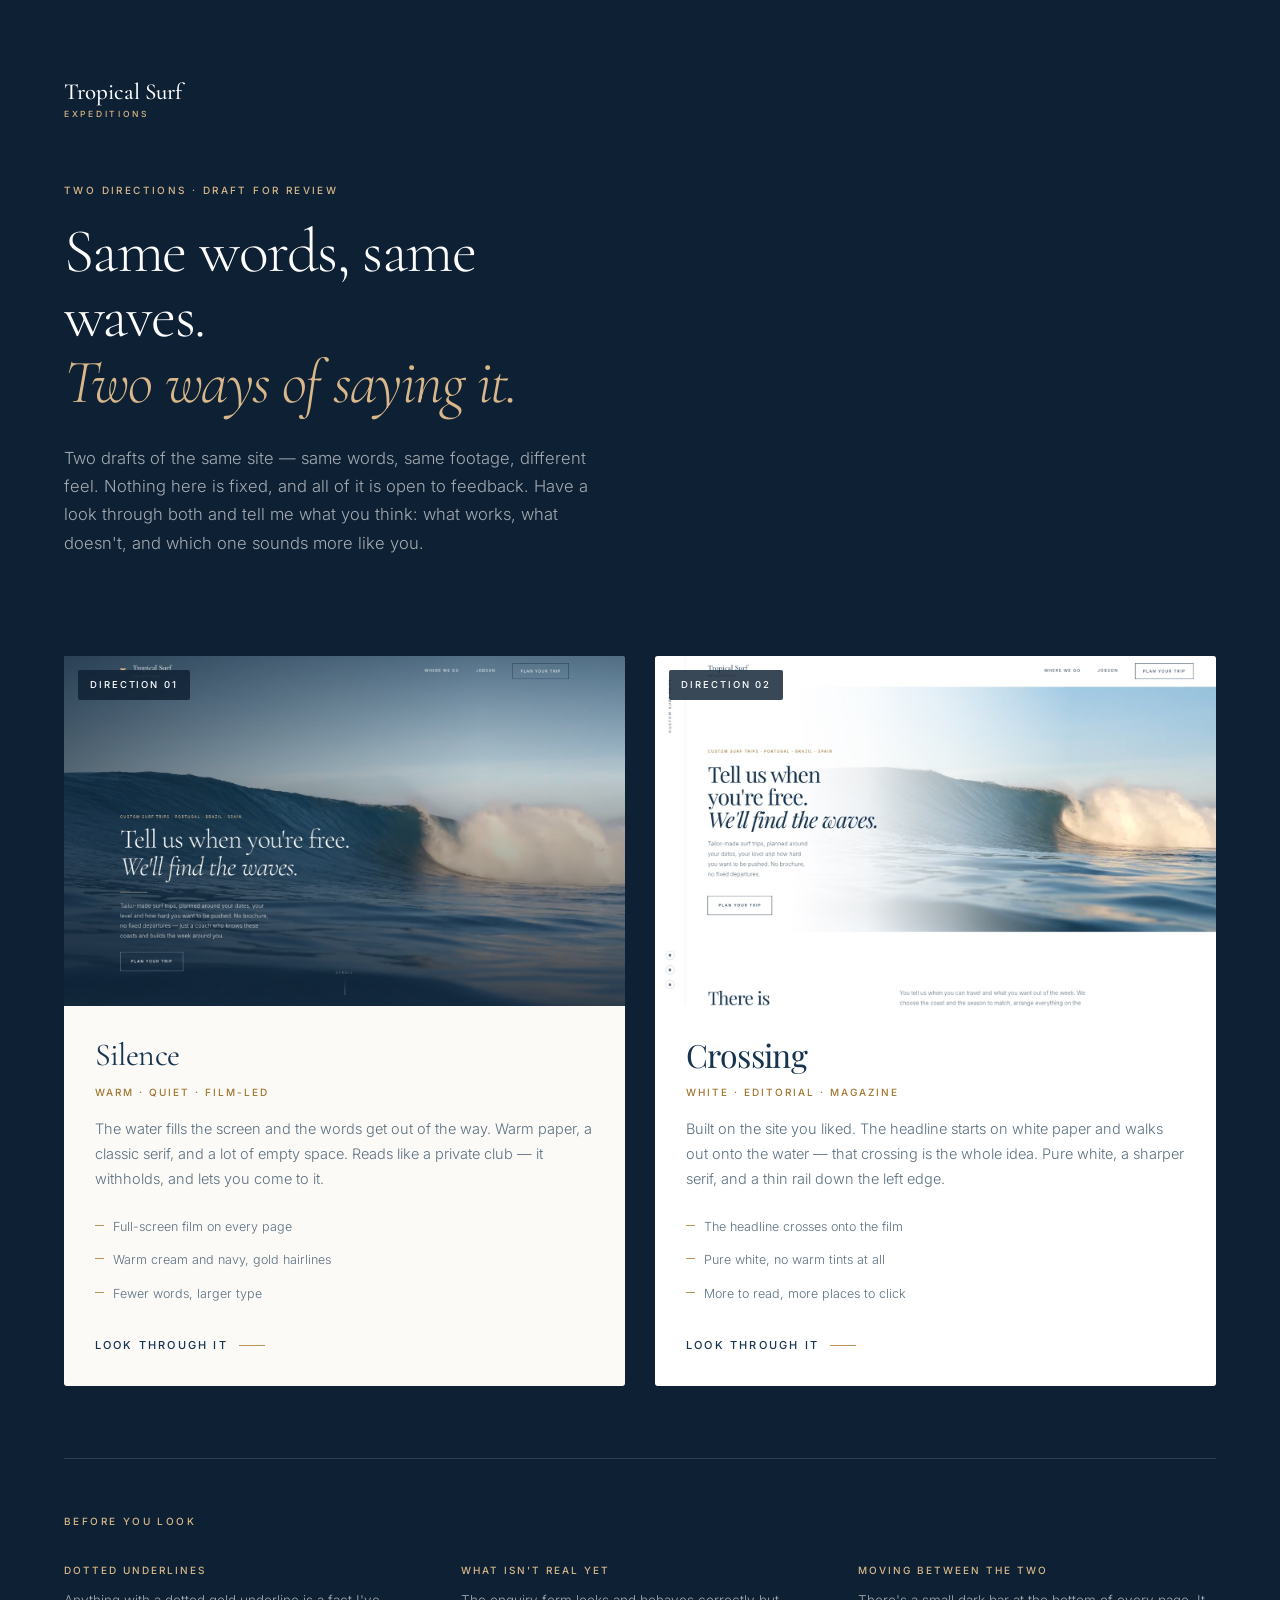
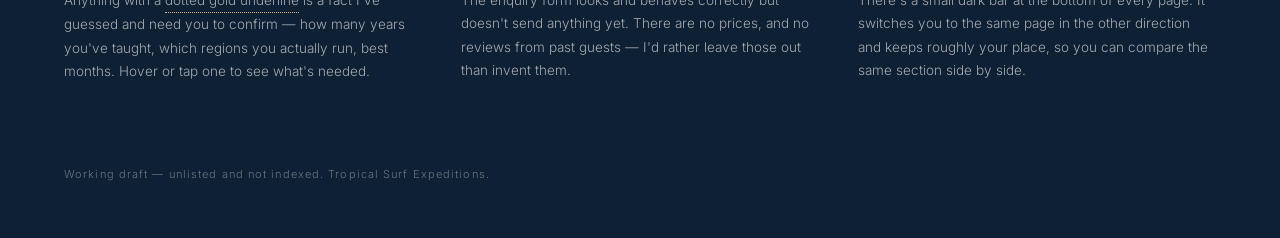
<file: index.html>
<!DOCTYPE html>
<html lang="en">
<head>
<meta charset="utf-8">
<meta name="viewport" content="width=device-width, initial-scale=1">
<title>Tropical Surf Expeditions — Two directions to review</title>
<meta name="description" content="Two design directions for the Tropical Surf Expeditions site. Pick one to look through.">
<meta name="robots" content="noindex, nofollow">
<link rel="preconnect" href="https://fonts.googleapis.com">
<link rel="preconnect" href="https://fonts.gstatic.com" crossorigin>
<link href="https://fonts.googleapis.com/css2?family=Cormorant+Garamond:ital,wght@0,300;0,500;1,300&family=Playfair+Display:ital,wght@0,400;1,400&family=Inter:wght@300;400;500&display=swap" rel="stylesheet">
<style>
:root{
  --ink:#0E2033; --navy:#16334F; --gold:#BF9256; --gold-lt:#D8B78A;
  --paper:#FFFFFF; --bone:#FBFAF7; --shell:#F2EDE4;
  --dim:rgba(255,255,255,.62); --dimmer:rgba(255,255,255,.38);
  --sans:"Inter",-apple-system,BlinkMacSystemFont,"Helvetica Neue",Arial,sans-serif;
}
*{box-sizing:border-box}
html{-webkit-text-size-adjust:100%}
body{margin:0;background:var(--ink);color:#fff;font-family:var(--sans);
  font-weight:300;font-size:16px;line-height:1.7;-webkit-font-smoothing:antialiased}
a{color:inherit;text-decoration:none}
img,video{display:block;max-width:100%}
.wrap{max-width:1280px;margin:0 auto;padding:0 clamp(24px,5vw,72px)}

/* ── head ─────────────────────────────────────────────── */
header{padding:clamp(56px,9vh,110px) 0 clamp(40px,6vh,64px)}
.mark{font-family:"Cormorant Garamond",Georgia,serif;font-weight:500;font-size:23px;line-height:1}
.mark span{display:block;font-family:var(--sans);font-weight:500;font-size:8.5px;
  letter-spacing:.32em;text-transform:uppercase;color:var(--gold-lt);margin-top:6px}
.eyebrow{font-size:10px;font-weight:500;letter-spacing:.24em;text-transform:uppercase;
  color:var(--gold-lt);margin:clamp(40px,7vh,72px) 0 20px}
h1{margin:0;font-family:"Cormorant Garamond",Georgia,serif;font-weight:300;
  font-size:clamp(34px,5.2vw,62px);line-height:1.06;letter-spacing:-.025em;max-width:18ch}
h1 em{font-style:italic;color:var(--gold-lt)}
.lede{margin:28px 0 0;max-width:56ch;color:var(--dim);font-size:clamp(15px,1.3vw,17px)}

/* ── the two cards ────────────────────────────────────── */
.picks{display:grid;grid-template-columns:1fr 1fr;gap:clamp(20px,2.4vw,32px);
  padding:clamp(28px,5vh,48px) 0 clamp(56px,8vh,88px)}
.pick{display:flex;flex-direction:column;background:#fff;color:var(--navy);
  border-radius:3px;overflow:hidden;position:relative;
  transition:transform .5s cubic-bezier(.16,1,.3,1),box-shadow .5s cubic-bezier(.16,1,.3,1)}
.pick:hover{transform:translateY(-5px);box-shadow:0 22px 54px rgba(0,0,0,.34)}
.pick .shot{position:relative;aspect-ratio:16/10;overflow:hidden;background:#20313f}
.pick .shot video,.pick .shot img{position:absolute;inset:0;width:100%;height:100%;object-fit:cover}
/* The still shows the actual design; the film fades in on hover so the card
   has some life. Touch devices simply keep the still. */
.pick .shot img{z-index:1}
.pick .shot .hoverfilm{z-index:2;opacity:0;transition:opacity .6s cubic-bezier(.16,1,.3,1)}
.pick:hover .shot .hoverfilm{opacity:1}
.pick .tag{position:absolute;top:14px;left:14px;z-index:3;background:rgba(14,32,51,.82);
  color:#fff;font-size:9.5px;font-weight:500;letter-spacing:.2em;text-transform:uppercase;
  padding:7px 12px;border-radius:2px}
.pick .body{padding:clamp(22px,2.4vw,34px);flex:1;display:flex;flex-direction:column}
.pick h2{margin:0;font-size:clamp(25px,2.5vw,34px);line-height:1.1;letter-spacing:-.02em}
.pick .sub{font-size:10px;font-weight:500;letter-spacing:.2em;text-transform:uppercase;
  color:#A2762F;margin:12px 0 16px}
.pick p{margin:0;font-size:14.5px;line-height:1.72;color:#5C7080}
.pick ul{margin:18px 0 0;padding:0;list-style:none}
.pick li{font-size:12.5px;line-height:1.55;color:#5C7080;padding:7px 0 7px 18px;position:relative}
.pick li::before{content:"";position:absolute;left:0;top:15px;width:9px;height:1px;background:var(--gold)}
.pick .go{margin-top:auto;padding-top:26px;display:flex;align-items:center;gap:11px;
  font-size:11px;font-weight:500;letter-spacing:.2em;text-transform:uppercase}
.pick .go i{width:26px;height:1px;background:var(--gold);transition:width .42s cubic-bezier(.16,1,.3,1)}
.pick:hover .go i{width:44px}

/* direction-specific flavour, so each card looks like the thing it links to */
.pick.d1{background:var(--bone)}
.pick.d1 h2{font-family:"Cormorant Garamond",Georgia,serif;font-weight:400}
.pick.d2{background:var(--paper)}
.pick.d2 h2{font-family:"Playfair Display",Georgia,serif;font-weight:400}

/* ── notes ────────────────────────────────────────────── */
.notes{border-top:1px solid rgba(255,255,255,.14);padding:clamp(36px,6vh,56px) 0 clamp(56px,9vh,96px)}
.notes-grid{display:grid;grid-template-columns:repeat(3,1fr);gap:clamp(24px,3vw,48px);margin-top:32px}
.note h3{margin:0 0 10px;font-size:10px;font-weight:500;letter-spacing:.2em;
  text-transform:uppercase;color:var(--gold-lt);font-family:var(--sans)}
.note p{margin:0;font-size:13.5px;line-height:1.75;color:var(--dim)}
.note .dot{display:inline-block;border-bottom:1px dotted var(--gold-lt)}
footer{padding-bottom:clamp(40px,6vh,64px);font-size:11px;letter-spacing:.1em;color:var(--dimmer)}

@media (max-width:860px){
  .picks{grid-template-columns:1fr}
  .notes-grid{grid-template-columns:1fr;gap:26px}
  h1{max-width:none}
}
@media (prefers-reduced-motion:reduce){
  *{transition:none !important}
}
</style>
</head>
<body>

<div class="wrap">
  <header>
    <div class="mark">Tropical Surf<span>Expeditions</span></div>
    <p class="eyebrow">Two directions · Draft for review</p>
    <h1>Same words, same waves.<br><em>Two ways of saying it.</em></h1>
    <p class="lede">Two drafts of the same site — same words, same footage, different feel. Nothing here is
      fixed, and all of it is open to feedback. Have a look through both and tell me what you think: what works,
      what doesn't, and which one sounds more like you.</p>
  </header>

  <div class="picks">

    <a class="pick d1" href="direction-01/index.html">
      <div class="shot">
        <span class="tag">Direction 01</span>
        <img src="assets/preview-01.jpg" alt="The Direction 01 homepage: full-screen film with a cream palette">
        <video src="assets/hero-wave.mp4" poster="assets/preview-01.jpg" class="hoverfilm"
               muted loop playsinline aria-hidden="true"></video>
      </div>
      <div class="body">
        <h2>Silence</h2>
        <p class="sub">Warm · Quiet · Film-led</p>
        <p>The water fills the screen and the words get out of the way. Warm paper, a classic serif, and a lot of
          empty space. Reads like a private club — it withholds, and lets you come to it.</p>
        <ul>
          <li>Full-screen film on every page</li>
          <li>Warm cream and navy, gold hairlines</li>
          <li>Fewer words, larger type</li>
        </ul>
        <span class="go">Look through it <i></i></span>
      </div>
    </a>

    <a class="pick d2" href="direction-02/index.html">
      <div class="shot">
        <span class="tag">Direction 02</span>
        <img src="assets/preview-02.jpg" alt="The Direction 02 homepage: white page with the headline crossing onto the film">
        <video src="assets/hero-wave.mp4" poster="assets/preview-02.jpg" class="hoverfilm"
               muted loop playsinline aria-hidden="true"></video>
      </div>
      <div class="body">
        <h2>Crossing</h2>
        <p class="sub">White · Editorial · Magazine</p>
        <p>Built on the site you liked. The headline starts on white paper and walks out onto the water — that
          crossing is the whole idea. Pure white, a sharper serif, and a thin rail down the left edge.</p>
        <ul>
          <li>The headline crosses onto the film</li>
          <li>Pure white, no warm tints at all</li>
          <li>More to read, more places to click</li>
        </ul>
        <span class="go">Look through it <i></i></span>
      </div>
    </a>

  </div>

  <section class="notes">
    <p class="eyebrow" style="margin-top:0">Before you look</p>
    <div class="notes-grid">
      <div class="note">
        <h3>Dotted underlines</h3>
        <p>Anything with a <span class="dot">dotted gold underline</span> is a fact I've guessed and need you to
          confirm — how many years you've taught, which regions you actually run, best months. Hover or tap one
          to see what's needed.</p>
      </div>
      <div class="note">
        <h3>What isn't real yet</h3>
        <p>The enquiry form looks and behaves correctly but doesn't send anything yet. There are no prices, and
          no reviews from past guests — I'd rather leave those out than invent them.</p>
      </div>
      <div class="note">
        <h3>Moving between the two</h3>
        <p>There's a small dark bar at the bottom of every page. It switches you to the same page in the other
          direction and keeps roughly your place, so you can compare the same section side by side.</p>
      </div>
    </div>
  </section>

  <footer>Working draft — unlisted and not indexed. Tropical Surf Expeditions.</footer>
</div>

<script>
/* Play each card's film only while it's hovered — nothing downloads or runs
   until someone actually points at it. */
(function () {
  if (window.matchMedia('(prefers-reduced-motion: reduce)').matches) return;
  document.querySelectorAll('.pick').forEach(function (card) {
    var v = card.querySelector('.hoverfilm');
    if (!v) return;
    card.addEventListener('mouseenter', function () {
      var p = v.play(); if (p && p.catch) p.catch(function () {});
    });
    card.addEventListener('mouseleave', function () { v.pause(); });
  });
})();
</script>
</body>
</html>
</file>
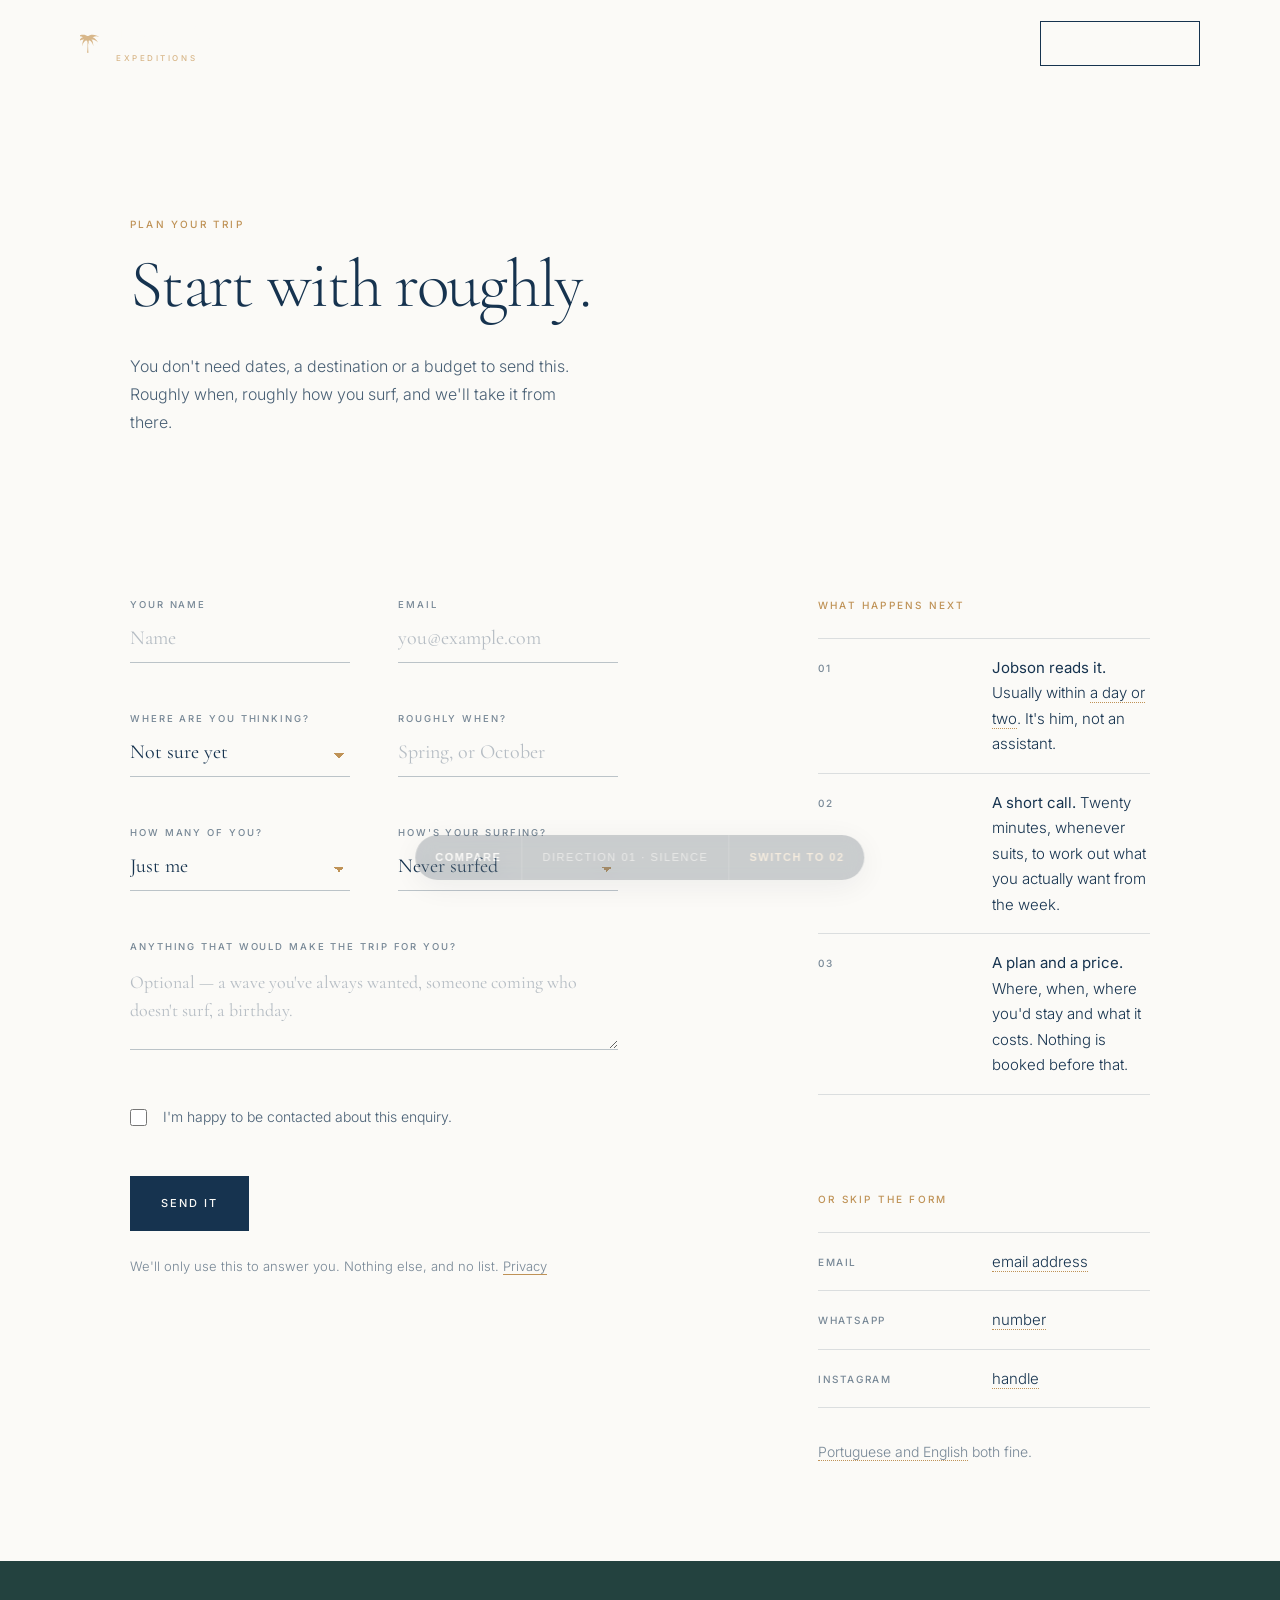
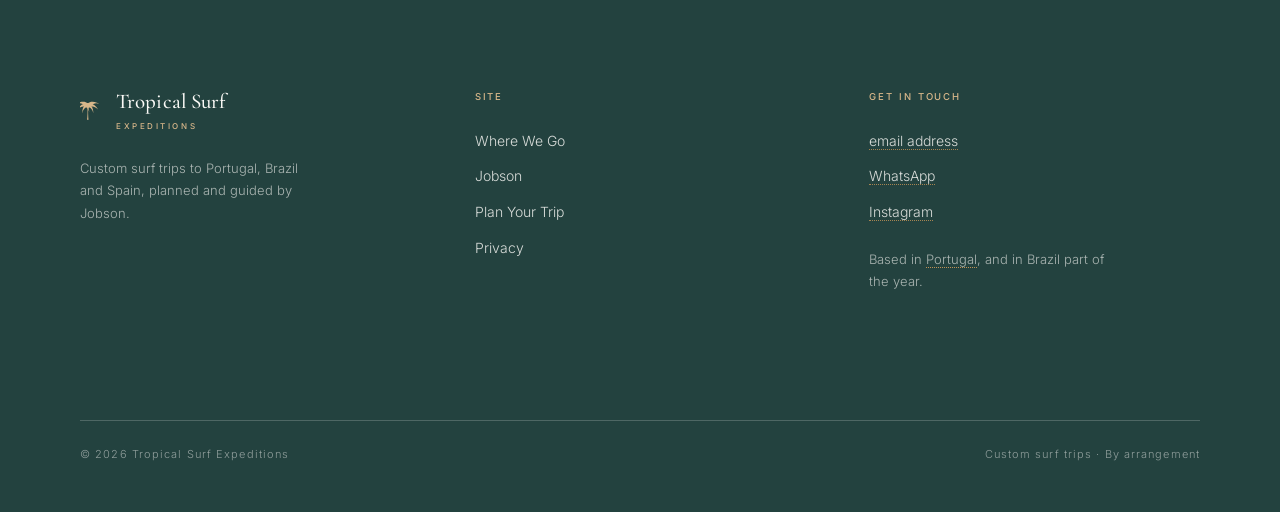
<file: direction-01/plan-your-trip.html>
<!DOCTYPE html>
<html lang="en">
<head>
<meta charset="utf-8">
<meta name="viewport" content="width=device-width, initial-scale=1">
<title>Plan a Custom Surf Trip — Tropical Surf Expeditions</title>
<meta name="description" content="Tell us roughly when you're free and how you surf. We'll come back with what's possible — no obligation.">
<link rel="preconnect" href="https://fonts.googleapis.com">
<link rel="preconnect" href="https://fonts.gstatic.com" crossorigin>
<link href="https://fonts.googleapis.com/css2?family=Cormorant+Garamond:ital,wght@0,300;0,400;0,500;1,300;1,400&family=Inter:wght@300;400;500&display=swap" rel="stylesheet">
<link rel="stylesheet" href="css/style.css">
<style>
  .plan-hero{padding:calc(var(--nav-h) + var(--s10)) 0 var(--s8)}
  .plan-cols{display:grid;grid-template-columns:7fr 5fr;gap:var(--s12);align-items:start}
  @media (max-width:860px){.plan-cols{grid-template-columns:1fr;gap:var(--s9)}}
</style>
<meta name="robots" content="noindex, nofollow">
<link rel="stylesheet" href="../review.css">
</head>
<body>
<a class="skip" href="#main">Skip to content</a>

<svg width="0" height="0" style="position:absolute" aria-hidden="true">
  <symbol id="palm" viewBox="26 16 148 156"><g fill="currentColor">
    <path d="M95.4 66c1.6 12 2.6 24 3 36.2.5 15.4.2 30.9-1.1 46.3-.5 6.1-1.2 12.2-2.2 18.2h9.6c-.8-6-1.4-12.1-1.8-18.2-1-15.4-1.1-30.9-.5-46.3.5-12.2 1.4-24.2 2.9-36.2h-9.9z"/>
    <g transform="translate(100,64)">
      <g id="fr-set">
        <g transform="rotate(-52)"><path d="M0 1.5C-14-8-34-11-58 3c-4 2.3-7.6 5.4-10.6 9.2 4.6-3.4 9.7-5.8 15.2-7 12.6-2.6 25.6.4 36.7 7.1 5.3 3.2 10.3 7.2 14.7 11.9C-3 17.5-1.4 9-.2 1.8Z"/></g>
        <g transform="rotate(-20)"><path d="M0 1.5C-15-7.5-36-9-61 6c-4.2 2.5-8 5.9-11.1 9.9 4.8-3.6 10.2-6 16-7 13.2-2.3 26.6 1.3 37.9 8.5 5.4 3.4 10.4 7.7 14.7 12.6C-3.2 18-1.5 9.3-.2 1.8Z"/></g>
        <g transform="rotate(14)"><path d="M0 1.5C-13.5-6-33-6-56 10.5c-3.9 2.8-7.4 6.4-10.2 10.6 4.4-3.9 9.5-6.6 15-8 12.6-3.1 25.9-.6 37.2 5.9 5.4 3.1 10.4 7.1 14.9 11.8C-3 18-1.4 9.3-.2 1.8Z"/></g>
      </g>
      <g transform="scale(-1,1)"><use href="#fr-set"/></g>
      <g transform="rotate(-90)"><path d="M0 1.5C-11-6-26-7-44 4c-3 1.9-5.7 4.4-8 7.4 3.4-2.7 7.3-4.6 11.5-5.6 9.7-2.2 19.8.1 28.6 5.1 4.2 2.4 8.1 5.4 11.6 9C-2.4 16-1.1 8.6-.2 1.8Z"/></g>
      <circle cx="0" cy="3" r="4.2"/><circle cx="-7.5" cy="7.5" r="2.6"/><circle cx="7.5" cy="7.5" r="2.6"/>
    </g>
  </g></symbol>
</svg>

<header class="nav solid">
  <div class="wrap-wide">
    <a class="lockup" href="index.html" aria-label="Tropical Surf Expeditions — home">
      <svg class="palm" viewBox="26 16 148 156" aria-hidden="true"><use href="#palm"/></svg>
      <span><span class="wm">Tropical Surf</span><span class="sub">Expeditions</span></span>
    </a>
    <button class="nav-toggle" aria-label="Menu" aria-expanded="false"><span></span><span></span></button>
    <nav class="nav-links">
      <a href="where-we-go.html">Where We Go</a>
      <a href="jobson.html">Jobson</a>
      <a class="btn" href="plan-your-trip.html" aria-current="page">Plan Your Trip</a>
    </nav>
  </div>
</header>

<main id="main">

  <section class="plan-hero">
    <div class="wrap">
      <p class="eyebrow rv">Plan your trip</p>
      <h1 class="h-xl rv" data-rv-i="1">Start with roughly.</h1>
      <p class="body rv" data-rv-i="2" style="margin-top:var(--s6);max-width:46ch">You don't need dates, a
        destination or a budget to send this. Roughly when, roughly how you surf, and we'll take it from there.</p>
    </div>
  </section>

  <section class="sec-sm">
    <div class="wrap">
      <div class="plan-cols">

        <!-- ── form ── -->
        <div>
          <!-- NOTE: no backend is wired. The form validates and shows its thank-you state so the
               flow can be reviewed; connect it to email or a form service before launch. -->
          <form data-demo data-thanks="plan-thanks" novalidate>
            <div class="form-grid" style="margin-top:0">
              <div class="field">
                <label for="name">Your name</label>
                <input id="name" name="name" type="text" placeholder="Name" required>
              </div>
              <div class="field">
                <label for="email">Email</label>
                <input id="email" name="email" type="email" placeholder="you@example.com" required>
              </div>
              <div class="field">
                <label for="where">Where are you thinking?</label>
                <select id="where" name="where">
                  <option>Not sure yet</option>
                  <option>Portugal</option>
                  <option>Brazil</option>
                  <option>Spain</option>
                </select>
              </div>
              <div class="field">
                <label for="when">Roughly when?</label>
                <input id="when" name="when" type="text" placeholder="Spring, or October">
              </div>
              <div class="field">
                <label for="people">How many of you?</label>
                <select id="people" name="people">
                  <option>Just me</option>
                  <option>Two of us</option>
                  <option>Three or four</option>
                  <option>More than four</option>
                </select>
              </div>
              <div class="field">
                <label for="level">How's your surfing?</label>
                <select id="level" name="level">
                  <option>Never surfed</option>
                  <option>Beginner</option>
                  <option>Improving</option>
                  <option>Confident</option>
                </select>
              </div>
              <div class="field full">
                <label for="more">Anything that would make the trip for you?</label>
                <textarea id="more" name="more" placeholder="Optional — a wave you've always wanted, someone coming who doesn't surf, a birthday."></textarea>
              </div>
              <div class="full">
                <label class="consent">
                  <input type="checkbox" name="consent" required>
                  <span>I'm happy to be contacted about this enquiry.</span>
                </label>
              </div>
              <div class="full">
                <button class="btn btn-solid" type="submit">Send it</button>
                <p class="form-err" role="alert"></p>
                <p class="form-note">We'll only use this to answer you. Nothing else, and no list.
                  <a href="privacy.html">Privacy</a></p>
              </div>
            </div>
          </form>
          <div class="thanks" id="plan-thanks">
            <h2 class="h-md">Got it.</h2>
            <p class="body" style="margin-top:var(--s5)">Jobson will come back to you within
              <span class="tbc" title="Awaiting confirmation from Jobson">a day or two</span>. If it's urgent,
              WhatsApp is faster.</p>
          </div>
        </div>

        <!-- ── what happens next ── -->
        <aside>
          <p class="eyebrow rv">What happens next</p>
          <div class="rv" data-rv-i="1">
            <ul class="facts" style="margin-top:var(--s5)">
              <li><span class="k">01</span><span class="v"><strong style="font-weight:400">Jobson reads it.</strong>
                Usually within <span class="tbc" title="Awaiting confirmation from Jobson">a day or two</span>.
                It's him, not an assistant.</span></li>
              <li><span class="k">02</span><span class="v"><strong style="font-weight:400">A short call.</strong>
                Twenty minutes, whenever suits, to work out what you actually want from the week.</span></li>
              <li><span class="k">03</span><span class="v"><strong style="font-weight:400">A plan and a price.</strong>
                Where, when, where you'd stay and what it costs. Nothing is booked before that.</span></li>
            </ul>
          </div>

          <div class="rv" data-rv-i="2" style="margin-top:var(--s9)">
            <p class="eyebrow">Or skip the form</p>
            <ul class="facts" style="margin-top:var(--s5)">
              <li><span class="k">Email</span><span class="v"><a class="tbc" href="mailto:hello@example.com" title="Awaiting confirmation from Jobson">email address</a></span></li>
              <li><span class="k">WhatsApp</span><span class="v"><a class="tbc" href="#" title="Awaiting confirmation from Jobson">number</a></span></li>
              <li><span class="k">Instagram</span><span class="v"><a class="tbc" href="#" title="Awaiting confirmation from Jobson">handle</a></span></li>
            </ul>
            <p class="body-sm" style="margin-top:var(--s6)">
              <span class="tbc" title="Awaiting confirmation from Jobson">Portuguese and English</span> both fine.</p>
          </div>
        </aside>

      </div>
    </div>
  </section>

</main>

<footer class="footer">
  <div class="wrap-wide">
    <div class="top">
      <div>
        <a class="lockup" href="index.html">
          <svg class="palm" viewBox="26 16 148 156" aria-hidden="true"><use href="#palm"/></svg>
          <span><span class="wm">Tropical Surf</span><span class="sub">Expeditions</span></span>
        </a>
        <p class="desc">Custom surf trips to Portugal, Brazil and Spain, planned and guided by Jobson.</p>
      </div>
      <div>
        <h4>Site</h4>
        <ul>
          <li><a href="where-we-go.html">Where We Go</a></li>
          <li><a href="jobson.html">Jobson</a></li>
          <li><a href="plan-your-trip.html">Plan Your Trip</a></li>
          <li><a href="privacy.html">Privacy</a></li>
        </ul>
      </div>
      <div>
        <h4>Get in touch</h4>
        <ul>
          <li><a href="mailto:hello@example.com" class="tbc" title="Awaiting confirmation from Jobson">email address</a></li>
          <li><a href="#" class="tbc" title="Awaiting confirmation from Jobson">WhatsApp</a></li>
          <li><a href="#" class="tbc" title="Awaiting confirmation from Jobson">Instagram</a></li>
        </ul>
        <p class="desc">Based in <span class="tbc" title="Awaiting confirmation from Jobson">Portugal</span>,
          and in Brazil part of the year.</p>
      </div>
    </div>
    <div class="base">
      <span>© 2026 Tropical Surf Expeditions</span>
      <span>Custom surf trips · By arrangement</span>
    </div>
  </div>
</footer>

<script src="js/site.js"></script>
<div class="reviewbar">
  <a class="rb-home" href="../index.html" title="Back to the menu">Compare</a>
  <span class="rb-now">Direction 01 · Silence</span>
  <a class="rb-alt" href="../direction-02/plan-your-trip.html">Switch to 02</a>
</div>
<script src="../review.js"></script>
</body>
</html>
</file>
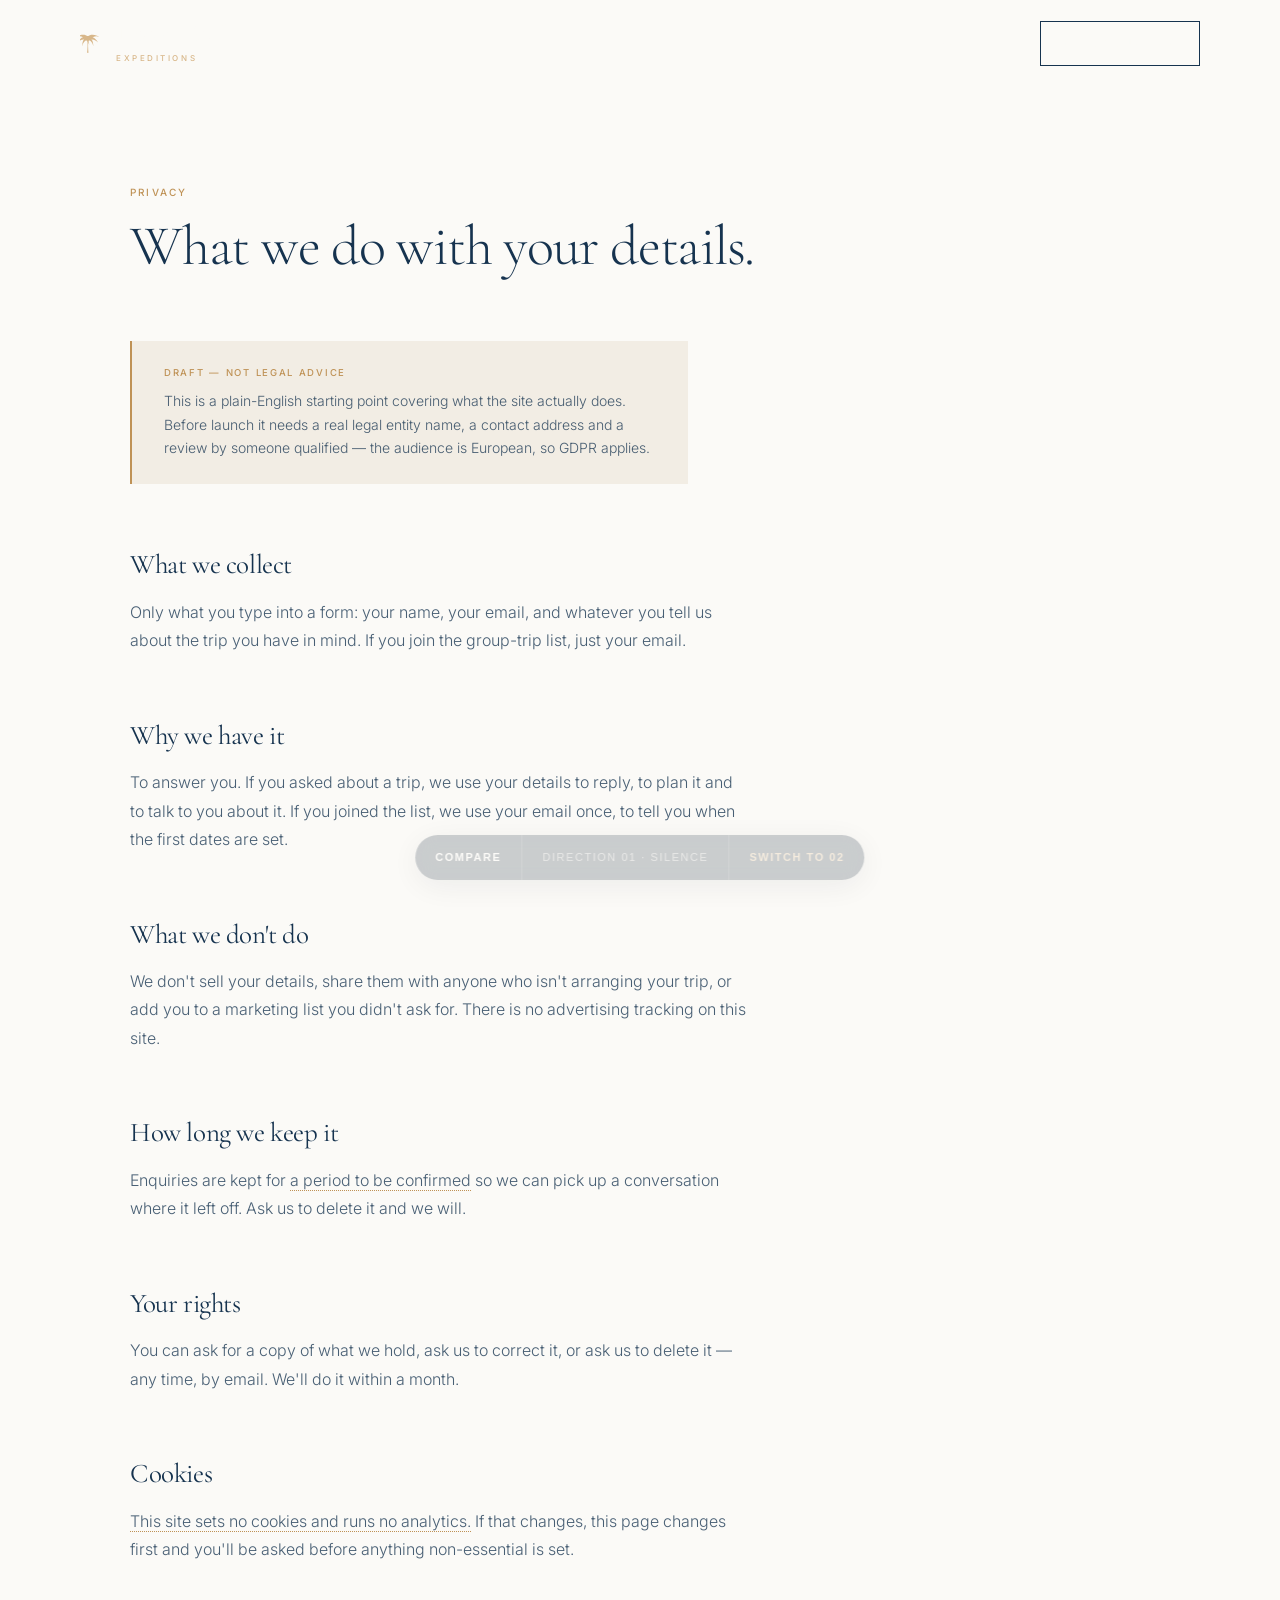
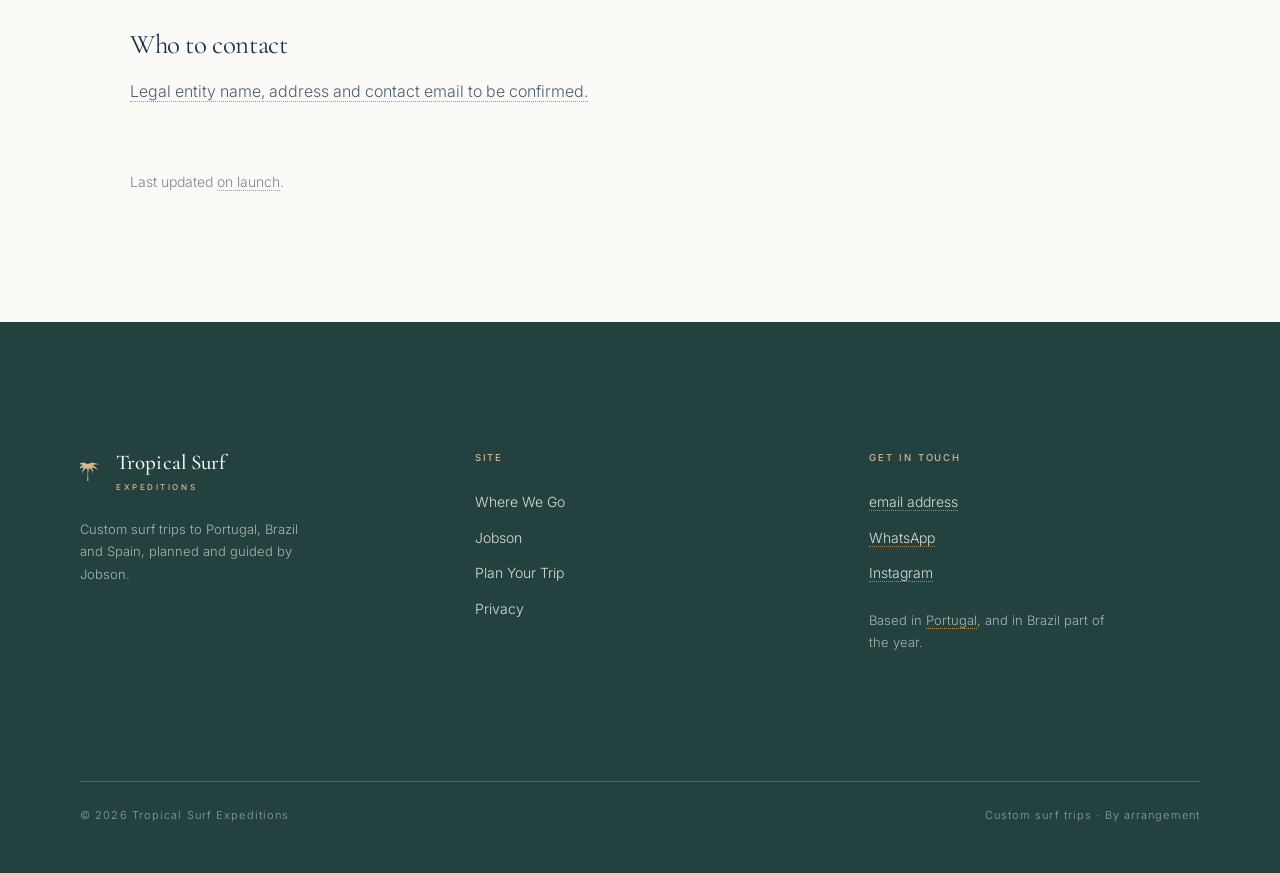
<file: direction-01/privacy.html>
<!DOCTYPE html>
<html lang="en">
<head>
<meta charset="utf-8">
<meta name="viewport" content="width=device-width, initial-scale=1">
<title>Privacy — Tropical Surf Expeditions</title>
<meta name="description" content="What we do with the information you send us, and what we don't.">
<meta name="robots" content="noindex">
<link rel="preconnect" href="https://fonts.googleapis.com">
<link rel="preconnect" href="https://fonts.gstatic.com" crossorigin>
<link href="https://fonts.googleapis.com/css2?family=Cormorant+Garamond:ital,wght@0,300;0,400;0,500;1,300;1,400&family=Inter:wght@300;400;500&display=swap" rel="stylesheet">
<link rel="stylesheet" href="css/style.css">
<style>
  .legal{padding:calc(var(--nav-h) + var(--s9)) 0 var(--s10)}
  .legal .body{max-width:62ch}
  .legal h2{margin:var(--s8) 0 var(--s4)}
  .draft{border-left:2px solid var(--gold);background:var(--shell);padding:var(--s5) var(--s6);
    margin-bottom:var(--s8);font-size:14px;line-height:1.7;color:var(--body);max-width:62ch}
  .draft b{display:block;font-family:var(--sans);font-size:9.5px;font-weight:500;letter-spacing:.18em;
    text-transform:uppercase;color:var(--gold);margin-bottom:8px}
</style>
<meta name="robots" content="noindex, nofollow">
<link rel="stylesheet" href="../review.css">
</head>
<body>
<a class="skip" href="#main">Skip to content</a>

<svg width="0" height="0" style="position:absolute" aria-hidden="true">
  <symbol id="palm" viewBox="26 16 148 156"><g fill="currentColor">
    <path d="M95.4 66c1.6 12 2.6 24 3 36.2.5 15.4.2 30.9-1.1 46.3-.5 6.1-1.2 12.2-2.2 18.2h9.6c-.8-6-1.4-12.1-1.8-18.2-1-15.4-1.1-30.9-.5-46.3.5-12.2 1.4-24.2 2.9-36.2h-9.9z"/>
    <g transform="translate(100,64)">
      <g id="fr-set">
        <g transform="rotate(-52)"><path d="M0 1.5C-14-8-34-11-58 3c-4 2.3-7.6 5.4-10.6 9.2 4.6-3.4 9.7-5.8 15.2-7 12.6-2.6 25.6.4 36.7 7.1 5.3 3.2 10.3 7.2 14.7 11.9C-3 17.5-1.4 9-.2 1.8Z"/></g>
        <g transform="rotate(-20)"><path d="M0 1.5C-15-7.5-36-9-61 6c-4.2 2.5-8 5.9-11.1 9.9 4.8-3.6 10.2-6 16-7 13.2-2.3 26.6 1.3 37.9 8.5 5.4 3.4 10.4 7.7 14.7 12.6C-3.2 18-1.5 9.3-.2 1.8Z"/></g>
        <g transform="rotate(14)"><path d="M0 1.5C-13.5-6-33-6-56 10.5c-3.9 2.8-7.4 6.4-10.2 10.6 4.4-3.9 9.5-6.6 15-8 12.6-3.1 25.9-.6 37.2 5.9 5.4 3.1 10.4 7.1 14.9 11.8C-3 18-1.4 9.3-.2 1.8Z"/></g>
      </g>
      <g transform="scale(-1,1)"><use href="#fr-set"/></g>
      <g transform="rotate(-90)"><path d="M0 1.5C-11-6-26-7-44 4c-3 1.9-5.7 4.4-8 7.4 3.4-2.7 7.3-4.6 11.5-5.6 9.7-2.2 19.8.1 28.6 5.1 4.2 2.4 8.1 5.4 11.6 9C-2.4 16-1.1 8.6-.2 1.8Z"/></g>
      <circle cx="0" cy="3" r="4.2"/><circle cx="-7.5" cy="7.5" r="2.6"/><circle cx="7.5" cy="7.5" r="2.6"/>
    </g>
  </g></symbol>
</svg>

<header class="nav solid">
  <div class="wrap-wide">
    <a class="lockup" href="index.html" aria-label="Tropical Surf Expeditions — home">
      <svg class="palm" viewBox="26 16 148 156" aria-hidden="true"><use href="#palm"/></svg>
      <span><span class="wm">Tropical Surf</span><span class="sub">Expeditions</span></span>
    </a>
    <button class="nav-toggle" aria-label="Menu" aria-expanded="false"><span></span><span></span></button>
    <nav class="nav-links">
      <a href="where-we-go.html">Where We Go</a>
      <a href="jobson.html">Jobson</a>
      <a class="btn" href="plan-your-trip.html">Plan Your Trip</a>
    </nav>
  </div>
</header>

<main id="main">
  <section class="legal">
    <div class="wrap">
      <p class="eyebrow">Privacy</p>
      <h1 class="h-lg">What we do with your details.</h1>

      <div class="draft" style="margin-top:var(--s8)">
        <b>Draft — not legal advice</b>
        This is a plain-English starting point covering what the site actually does. Before launch it needs a
        real legal entity name, a contact address and a review by someone qualified — the audience is European,
        so GDPR applies.
      </div>

      <h2 class="h-sm">What we collect</h2>
      <p class="body">Only what you type into a form: your name, your email, and whatever you tell us about the
        trip you have in mind. If you join the group-trip list, just your email.</p>

      <h2 class="h-sm">Why we have it</h2>
      <p class="body">To answer you. If you asked about a trip, we use your details to reply, to plan it and to
        talk to you about it. If you joined the list, we use your email once, to tell you when the first dates
        are set.</p>

      <h2 class="h-sm">What we don't do</h2>
      <p class="body">We don't sell your details, share them with anyone who isn't arranging your trip, or add
        you to a marketing list you didn't ask for. There is no advertising tracking on this site.</p>

      <h2 class="h-sm">How long we keep it</h2>
      <p class="body">Enquiries are kept for <span class="tbc" title="To confirm — 24 months is a common choice">a
        period to be confirmed</span> so we can pick up a conversation where it left off. Ask us to delete it and
        we will.</p>

      <h2 class="h-sm">Your rights</h2>
      <p class="body">You can ask for a copy of what we hold, ask us to correct it, or ask us to delete it — any
        time, by email. We'll do it within a month.</p>

      <h2 class="h-sm">Cookies</h2>
      <p class="body"><span class="tbc" title="True as built — update if analytics are added later">This site sets
        no cookies and runs no analytics.</span> If that changes, this page changes first and you'll be asked
        before anything non-essential is set.</p>

      <h2 class="h-sm">Who to contact</h2>
      <p class="body"><span class="tbc" title="Awaiting confirmation from Jobson: legal entity name, address and contact email">Legal
        entity name, address and contact email to be confirmed.</span></p>

      <p class="body-sm" style="margin-top:var(--s8)">Last updated <span class="tbc" title="Set on launch">on launch</span>.</p>
    </div>
  </section>
</main>

<footer class="footer">
  <div class="wrap-wide">
    <div class="top">
      <div>
        <a class="lockup" href="index.html">
          <svg class="palm" viewBox="26 16 148 156" aria-hidden="true"><use href="#palm"/></svg>
          <span><span class="wm">Tropical Surf</span><span class="sub">Expeditions</span></span>
        </a>
        <p class="desc">Custom surf trips to Portugal, Brazil and Spain, planned and guided by Jobson.</p>
      </div>
      <div>
        <h4>Site</h4>
        <ul>
          <li><a href="where-we-go.html">Where We Go</a></li>
          <li><a href="jobson.html">Jobson</a></li>
          <li><a href="plan-your-trip.html">Plan Your Trip</a></li>
          <li><a href="privacy.html">Privacy</a></li>
        </ul>
      </div>
      <div>
        <h4>Get in touch</h4>
        <ul>
          <li><a href="mailto:hello@example.com" class="tbc" title="Awaiting confirmation from Jobson">email address</a></li>
          <li><a href="#" class="tbc" title="Awaiting confirmation from Jobson">WhatsApp</a></li>
          <li><a href="#" class="tbc" title="Awaiting confirmation from Jobson">Instagram</a></li>
        </ul>
        <p class="desc">Based in <span class="tbc" title="Awaiting confirmation from Jobson">Portugal</span>,
          and in Brazil part of the year.</p>
      </div>
    </div>
    <div class="base">
      <span>© 2026 Tropical Surf Expeditions</span>
      <span>Custom surf trips · By arrangement</span>
    </div>
  </div>
</footer>

<script src="js/site.js"></script>
<div class="reviewbar">
  <a class="rb-home" href="../index.html" title="Back to the menu">Compare</a>
  <span class="rb-now">Direction 01 · Silence</span>
  <a class="rb-alt" href="../direction-02/privacy.html">Switch to 02</a>
</div>
<script src="../review.js"></script>
</body>
</html>
</file>
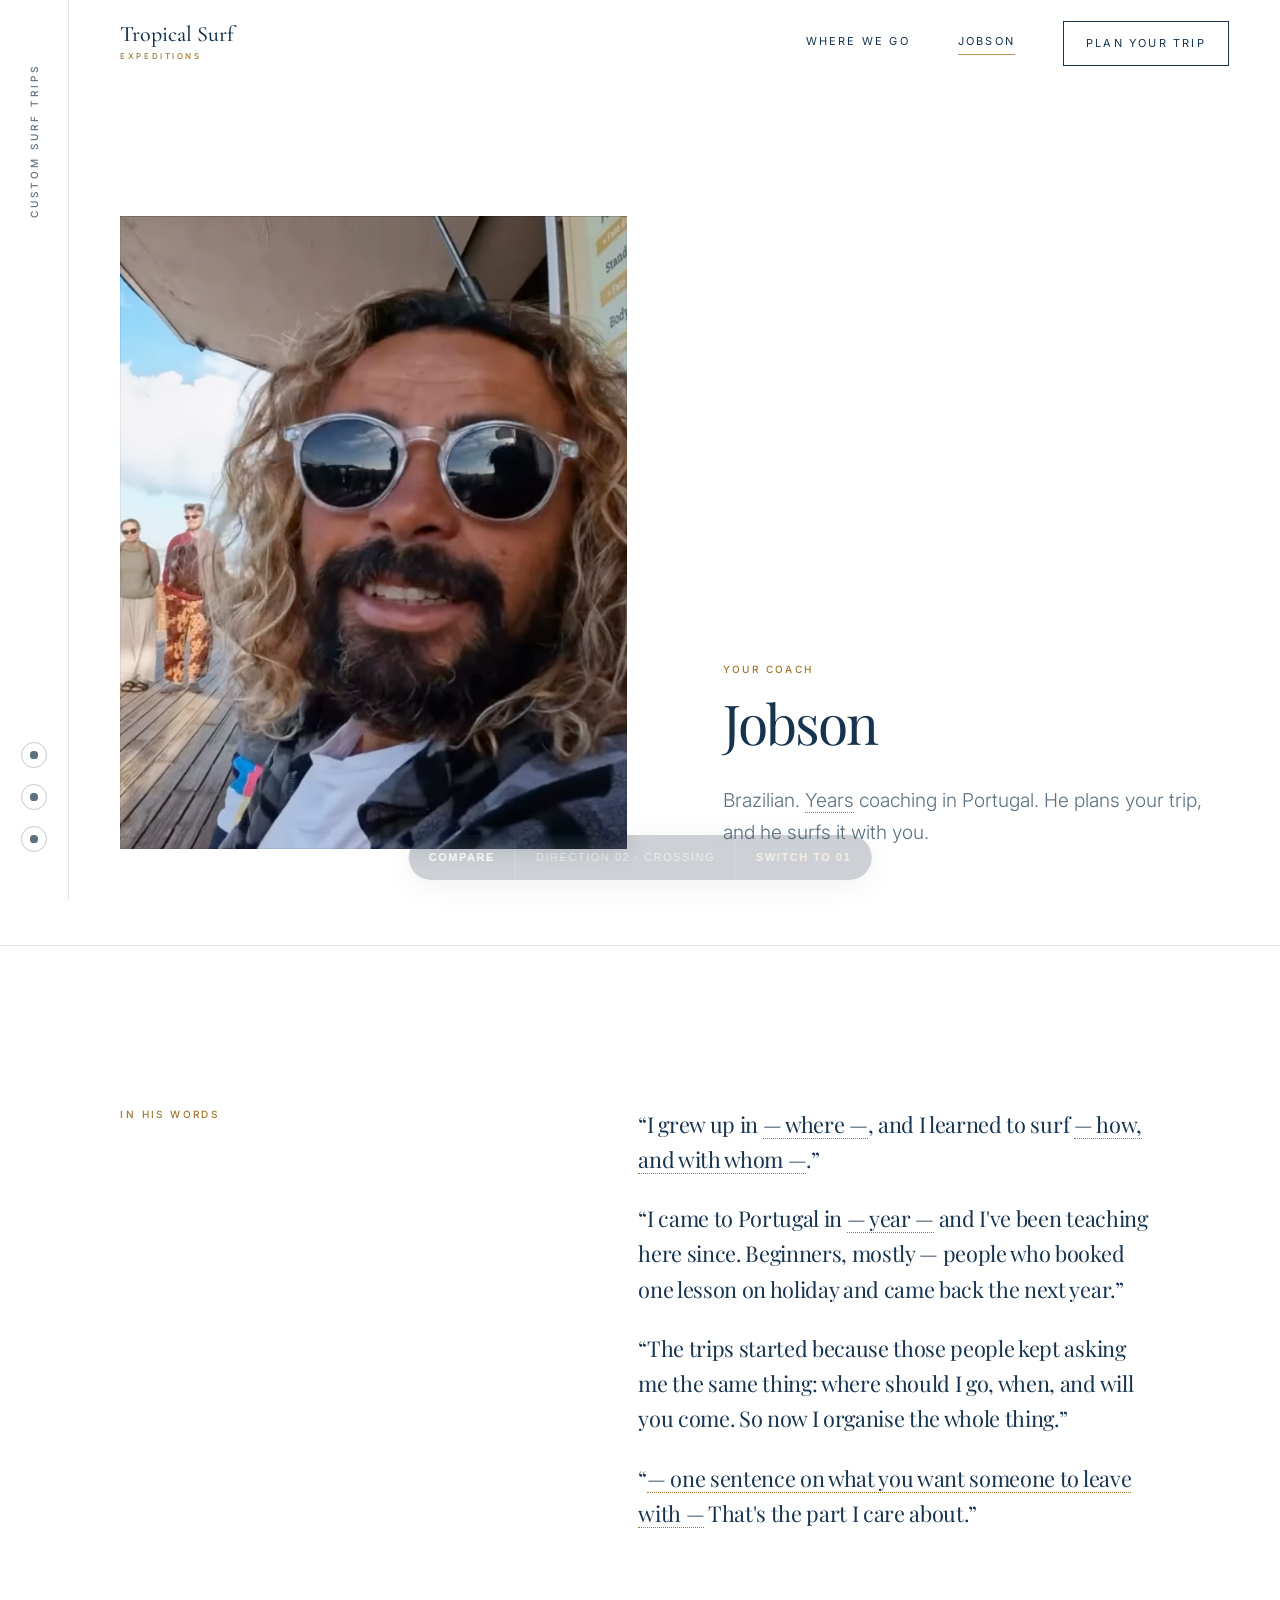
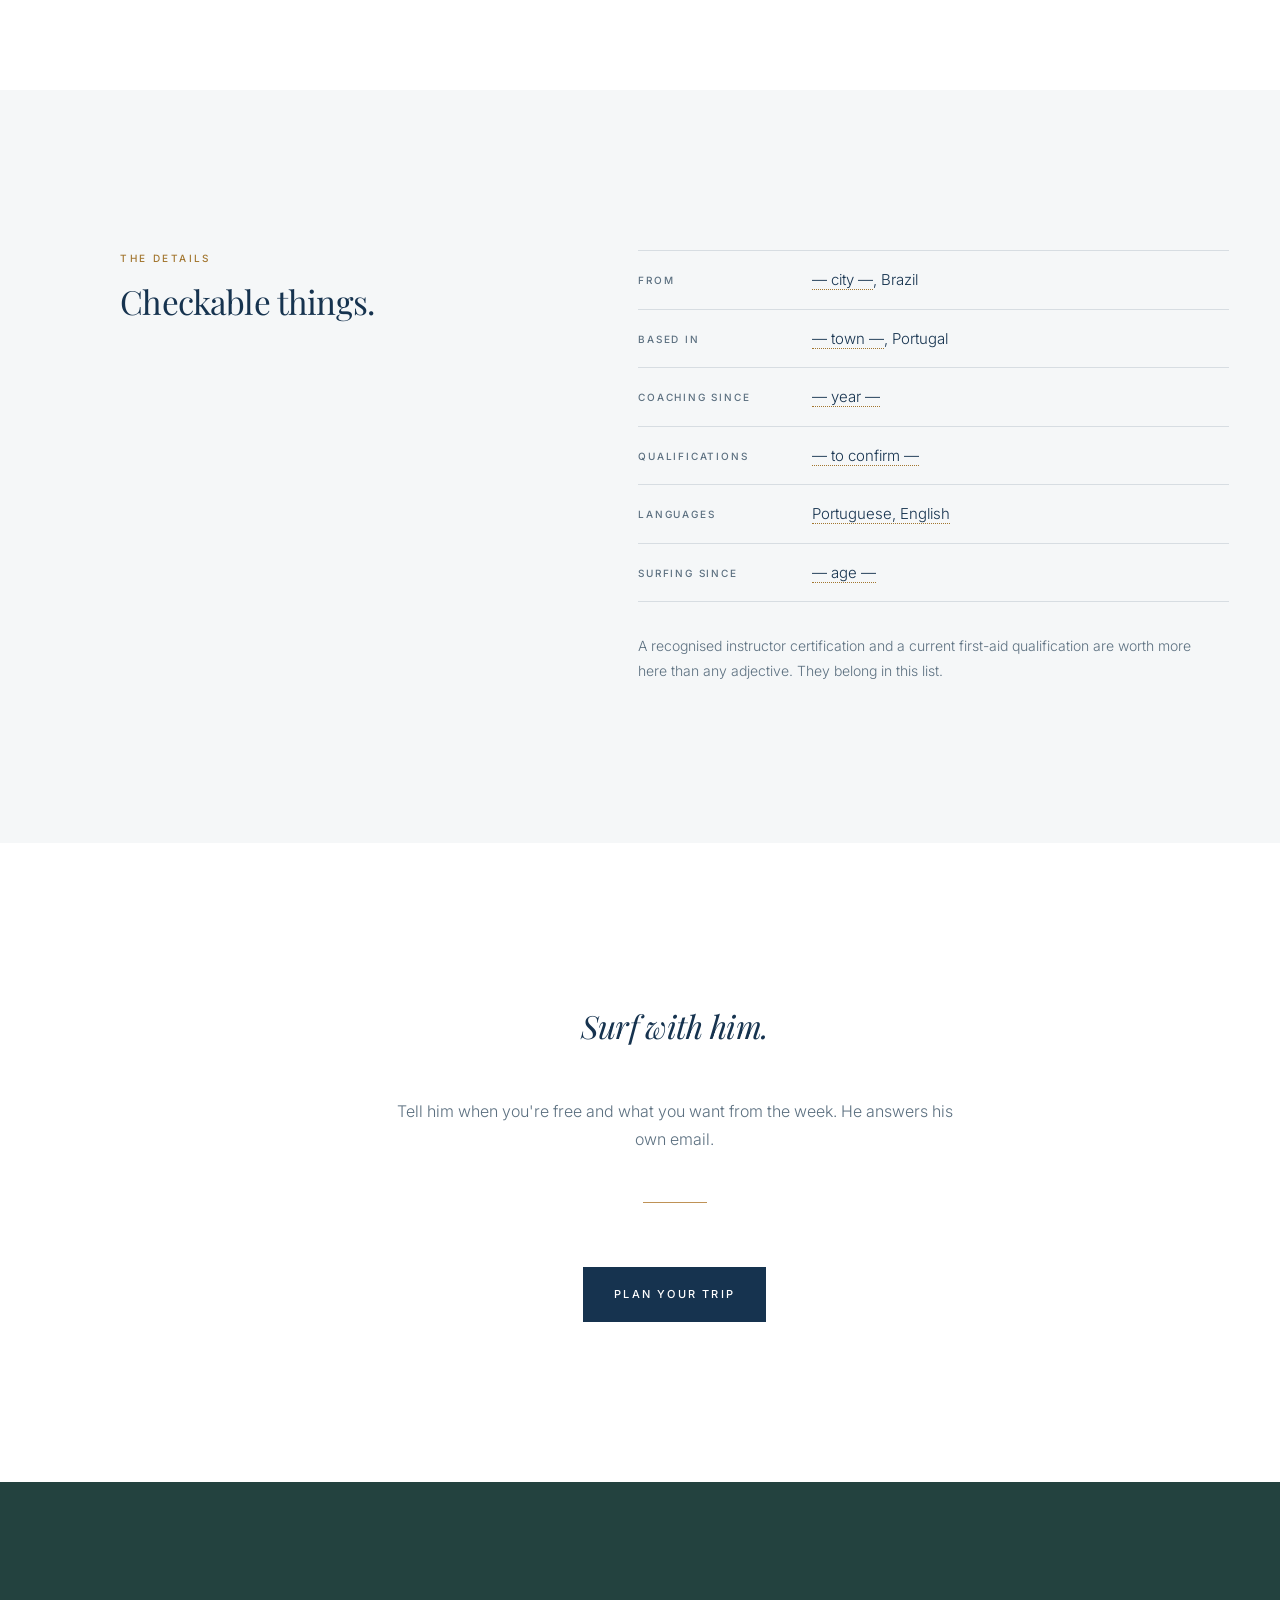
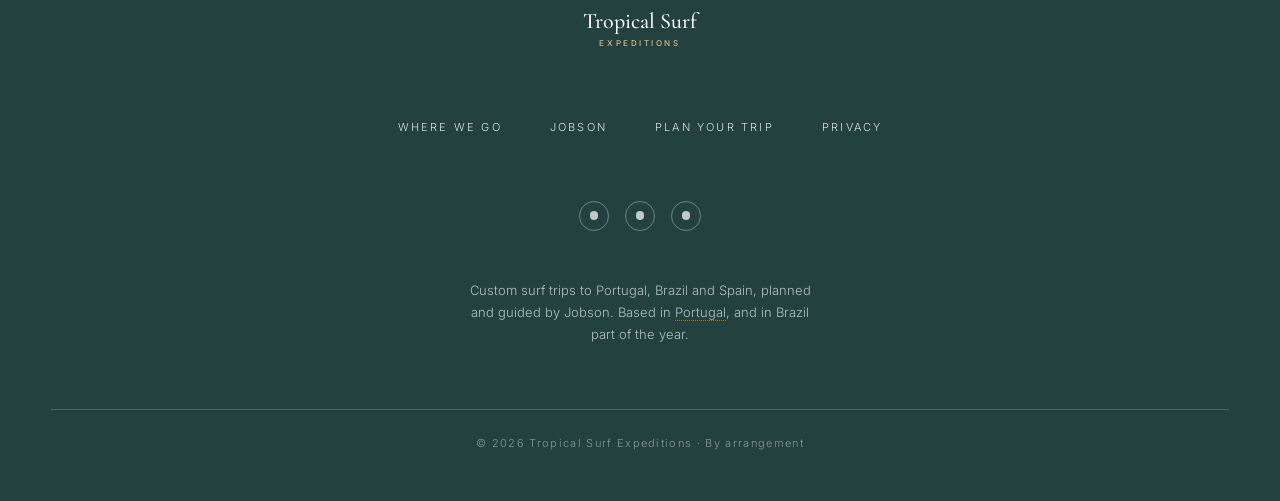
<file: direction-02/jobson.html>
<!DOCTYPE html>
<html lang="en">
<head>
<meta charset="utf-8">
<meta name="viewport" content="width=device-width, initial-scale=1">
<title>Jobson — Brazilian Surf Coach in Portugal</title>
<meta name="description" content="Brazilian surf coach based in Portugal. He plans every trip himself and surfs it with you.">
<link rel="preconnect" href="https://fonts.googleapis.com">
<link rel="preconnect" href="https://fonts.gstatic.com" crossorigin>
<link href="https://fonts.googleapis.com/css2?family=Playfair+Display:ital,wght@0,400;0,500;1,400;1,500&family=Inter:wght@300;400;500&family=Cormorant+Garamond:wght@500&display=swap" rel="stylesheet">
<link rel="stylesheet" href="css/style.css">
<style>
  .story p{font-family:var(--display);font-size:clamp(19px,1.7vw,23px);line-height:1.62;
    color:var(--ink);max-width:40ch;letter-spacing:-.015em}
  .story p + p{margin-top:1.1em}
</style>
<meta name="robots" content="noindex, nofollow">
<link rel="stylesheet" href="../review.css">
</head>
<body>
<a class="skip" href="#main">Skip to content</a>

<aside class="rail" aria-hidden="true">
  <span class="lbl">Custom surf trips</span>
  <span class="soc">
    <a href="#" aria-label="Instagram" class="tbc" title="Awaiting confirmation from Jobson"></a>
    <a href="#" aria-label="WhatsApp" class="tbc" title="Awaiting confirmation from Jobson"></a>
    <a href="mailto:hello@example.com" aria-label="Email" class="tbc" title="Awaiting confirmation from Jobson"></a>
  </span>
</aside>

<header class="nav solid">
  <a class="lockup" href="index.html" aria-label="Tropical Surf Expeditions — home">
    <span class="wm">Tropical Surf</span><span class="sub">Expeditions</span>
  </a>
  <button class="nav-toggle" aria-label="Menu" aria-expanded="false"><span></span><span></span></button>
  <nav class="nav-links">
    <a href="where-we-go.html">Where We Go</a>
    <a href="jobson.html" aria-current="page">Jobson</a>
    <a class="btn" href="plan-your-trip.html">Plan Your Trip</a>
  </nav>
</header>

<main id="main">

  <!-- Paper hero, portrait-led. No crossover here — the device is spent once
       per page, and this page's job is a face, not a headline. -->
  <section class="hero-p bleed">
    <div class="duo-even duo hold" style="align-items:end">
      <div class="fig-card rv">
        <div class="im">
          <!-- Save the photo to brand/assets/jobson.jpg (4:5 crop) and it appears here automatically. -->
          <img src="../assets/jobson.jpg" alt="Jobson, surf coach"
               onerror="this.onerror=null;this.src='../assets/placeholder-portrait.svg';this.alt='Placeholder: a portrait of Jobson is still to be supplied'">
        </div>
      </div>
      <div class="rv" data-rv-i="1">
        <p class="eyebrow">Your coach</p>
        <h1 class="h-xl">Jobson</h1>
        <p class="lede" style="margin-top:var(--s6)">Brazilian.
          <span class="tbc" title="Awaiting confirmation from Jobson">Years</span> coaching in Portugal.
          He plans your trip, and he surfs it with you.</p>
      </div>
    </div>
  </section>

  <!-- ══ his story ══ -->
  <section class="sec bleed rule-top">
    <div class="duo hold">
      <p class="eyebrow rv">In his words</p>
      <div class="story rv" data-rv-i="1">
        <!-- TODO: replace wholesale with Jobson's own words, transcribed from a recorded call.
             Prompts: brand/sitemap-and-wireframe.html §06 and §10. -->
        <p>“I grew up in <span class="tbc" title="Jobson to supply">— where —</span>, and I learned to surf
          <span class="tbc" title="Jobson to supply">— how, and with whom —</span>.”</p>
        <p>“I came to Portugal in <span class="tbc" title="Jobson to supply">— year —</span> and I've been
          teaching here since. Beginners, mostly — people who booked one lesson on holiday and came back the
          next year.”</p>
        <p>“The trips started because those people kept asking me the same thing: where should I go, when, and
          will you come. So now I organise the whole thing.”</p>
        <p>“<span class="tbc" title="Jobson to supply: one sentence on what you want someone to leave with">— one
          sentence on what you want someone to leave with —</span> That's the part I care about.”</p>
      </div>
    </div>
  </section>

  <!-- ══ the facts ══ -->
  <section class="sec sec-mist bleed">
    <div class="duo hold">
      <div class="rv">
        <p class="eyebrow">The details</p>
        <h2 class="h-md">Checkable things.</h2>
      </div>
      <div class="rv" data-rv-i="1">
        <ul class="facts">
          <li><span class="k">From</span><span class="v"><span class="tbc" title="Jobson to supply: city, Brazil">— city —</span>, Brazil</span></li>
          <li><span class="k">Based in</span><span class="v"><span class="tbc" title="Jobson to supply: town, Portugal">— town —</span>, Portugal</span></li>
          <li><span class="k">Coaching since</span><span class="v"><span class="tbc" title="Jobson to supply">— year —</span></span></li>
          <li><span class="k">Qualifications</span><span class="v"><span class="tbc" title="Any surf-instructor certification? Lifesaving? First aid?">— to confirm —</span></span></li>
          <li><span class="k">Languages</span><span class="v"><span class="tbc" title="Portuguese, English, Spanish?">Portuguese, English</span></span></li>
          <li><span class="k">Surfing since</span><span class="v"><span class="tbc" title="Jobson to supply: age">— age —</span></span></li>
        </ul>
        <p class="body-sm" style="margin-top:var(--s6)">A recognised instructor certification and a current
          first-aid qualification are worth more here than any adjective. They belong in this list.</p>
      </div>
    </div>
  </section>

  <!-- NOTE: the student-quote block from the wireframe is deliberately absent until there is a
       real, attributable quote. An invented testimonial would undo everything this page is for. -->

  <!-- ══ closing ══ -->
  <section class="quote">
    <p class="qt">Surf with him.</p>
    <p class="body" style="margin:var(--s7) auto 0;text-align:center">Tell him when you're free and what you want
      from the week. He answers his own email.</p>
    <div class="mid"></div>
    <div style="margin-top:var(--s8)">
      <a class="btn btn-solid" href="plan-your-trip.html">Plan your trip</a>
    </div>
  </section>

</main>

<footer class="footer">
  <a class="lockup" href="index.html">
    <span class="wm">Tropical Surf</span><span class="sub">Expeditions</span>
  </a>
  <nav class="fnav">
    <a href="where-we-go.html">Where We Go</a>
    <a href="jobson.html">Jobson</a>
    <a href="plan-your-trip.html">Plan Your Trip</a>
    <a href="privacy.html">Privacy</a>
  </nav>
  <div class="soc">
    <a href="#" aria-label="Instagram" class="tbc" title="Awaiting confirmation from Jobson"></a>
    <a href="#" aria-label="WhatsApp" class="tbc" title="Awaiting confirmation from Jobson"></a>
    <a href="mailto:hello@example.com" aria-label="Email" class="tbc" title="Awaiting confirmation from Jobson"></a>
  </div>
  <p class="desc">Custom surf trips to Portugal, Brazil and Spain, planned and guided by Jobson. Based in
    <span class="tbc" title="Awaiting confirmation from Jobson">Portugal</span>, and in Brazil part of the year.</p>
  <p class="fine">© 2026 Tropical Surf Expeditions · By arrangement</p>
</footer>

<script src="js/site.js"></script>
<div class="reviewbar">
  <a class="rb-home" href="../index.html" title="Back to the menu">Compare</a>
  <span class="rb-now">Direction 02 · Crossing</span>
  <a class="rb-alt" href="../direction-01/jobson.html">Switch to 01</a>
</div>
<script src="../review.js"></script>
</body>
</html>
</file>
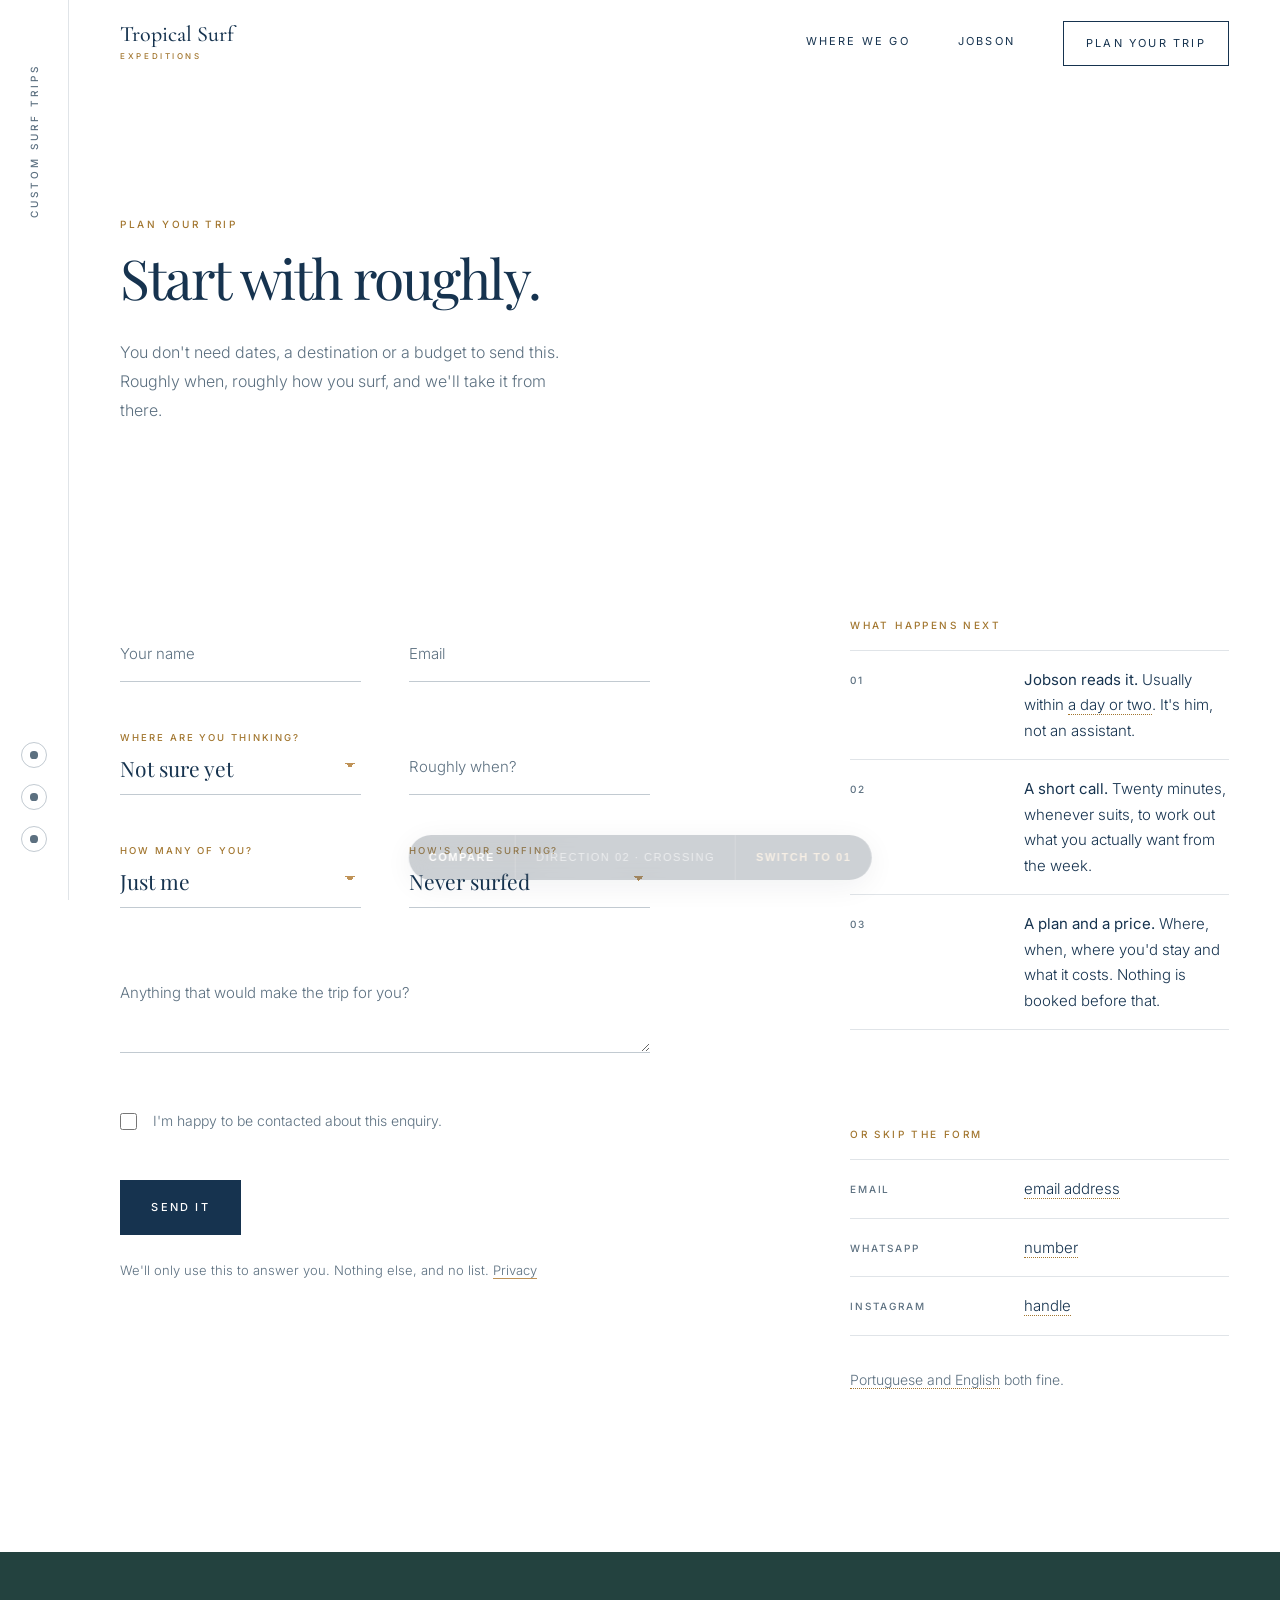
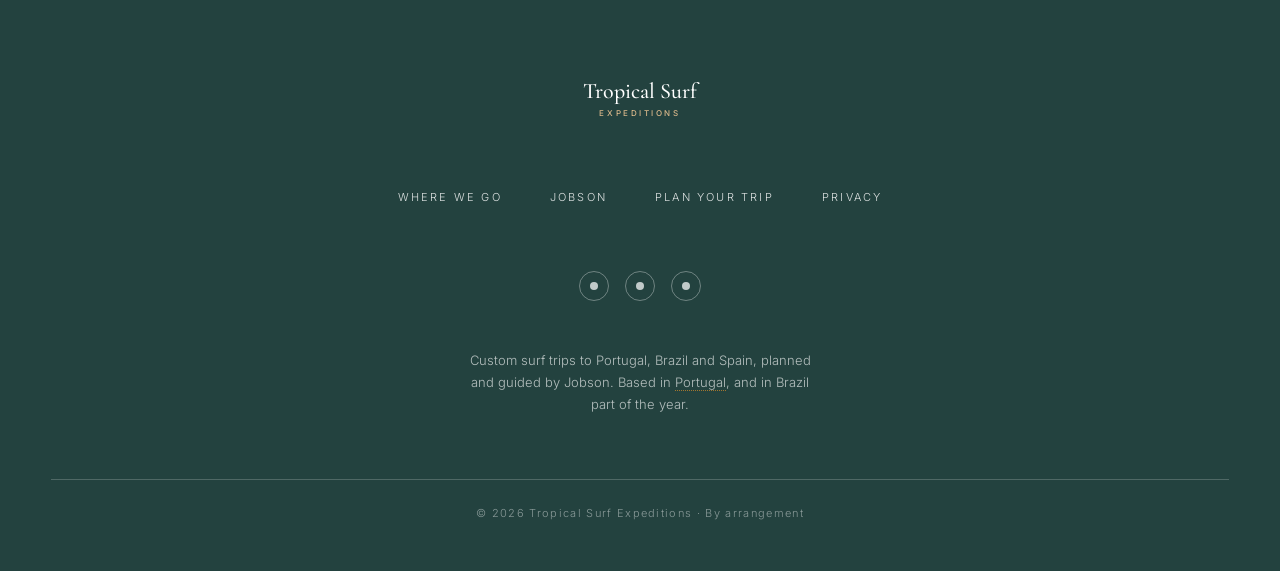
<file: direction-02/plan-your-trip.html>
<!DOCTYPE html>
<html lang="en">
<head>
<meta charset="utf-8">
<meta name="viewport" content="width=device-width, initial-scale=1">
<title>Plan a Custom Surf Trip — Tropical Surf Expeditions</title>
<meta name="description" content="Tell us roughly when you're free and how you surf. We'll come back with what's possible — no obligation.">
<link rel="preconnect" href="https://fonts.googleapis.com">
<link rel="preconnect" href="https://fonts.gstatic.com" crossorigin>
<link href="https://fonts.googleapis.com/css2?family=Playfair+Display:ital,wght@0,400;0,500;1,400;1,500&family=Inter:wght@300;400;500&family=Cormorant+Garamond:wght@500&display=swap" rel="stylesheet">
<link rel="stylesheet" href="css/style.css">
<style>
  .plan-cols{display:grid;grid-template-columns:7fr 5fr;gap:var(--s12);align-items:start}
  @media (max-width:900px){.plan-cols{grid-template-columns:1fr;gap:var(--s9)}}
</style>
<meta name="robots" content="noindex, nofollow">
<link rel="stylesheet" href="../review.css">
</head>
<body>
<a class="skip" href="#main">Skip to content</a>

<aside class="rail" aria-hidden="true">
  <span class="lbl">Custom surf trips</span>
  <span class="soc">
    <a href="#" aria-label="Instagram" class="tbc" title="Awaiting confirmation from Jobson"></a>
    <a href="#" aria-label="WhatsApp" class="tbc" title="Awaiting confirmation from Jobson"></a>
    <a href="mailto:hello@example.com" aria-label="Email" class="tbc" title="Awaiting confirmation from Jobson"></a>
  </span>
</aside>

<header class="nav solid">
  <a class="lockup" href="index.html" aria-label="Tropical Surf Expeditions — home">
    <span class="wm">Tropical Surf</span><span class="sub">Expeditions</span>
  </a>
  <button class="nav-toggle" aria-label="Menu" aria-expanded="false"><span></span><span></span></button>
  <nav class="nav-links">
    <a href="where-we-go.html">Where We Go</a>
    <a href="jobson.html">Jobson</a>
    <a class="btn" href="plan-your-trip.html" aria-current="page">Plan Your Trip</a>
  </nav>
</header>

<main id="main">

  <!-- No film on this page. A form on paper converts better than a form on a
       photograph (visual-direction-02.html §06, Block 06). -->
  <section class="hero-p bleed">
    <div class="hold">
      <p class="eyebrow rv">Plan your trip</p>
      <h1 class="h-xl rv" data-rv-i="1">Start with roughly.</h1>
      <p class="body rv" data-rv-i="2" style="margin-top:var(--s6);max-width:46ch">You don't need dates, a
        destination or a budget to send this. Roughly when, roughly how you surf, and we'll take it from there.</p>
    </div>
  </section>

  <section class="sec bleed" style="padding-top:var(--s9)">
    <div class="hold">
      <div class="plan-cols">

        <div>
          <!-- NOTE: no backend is wired. The form validates and shows its thank-you state so the
               flow can be reviewed; connect it to email or a form service before launch. -->
          <form data-demo data-thanks="plan-thanks" novalidate>
            <div class="form-grid">
              <div class="fgroup">
                <input id="name" name="name" type="text" placeholder=" " required>
                <label for="name">Your name</label>
              </div>
              <div class="fgroup">
                <input id="email" name="email" type="email" placeholder=" " required>
                <label for="email">Email</label>
              </div>
              <div class="fgroup">
                <select id="where" name="where">
                  <option>Not sure yet</option>
                  <option>Portugal</option>
                  <option>Brazil</option>
                  <option>Spain</option>
                </select>
                <label for="where">Where are you thinking?</label>
              </div>
              <div class="fgroup">
                <input id="when" name="when" type="text" placeholder=" ">
                <label for="when">Roughly when?</label>
              </div>
              <div class="fgroup">
                <select id="people" name="people">
                  <option>Just me</option>
                  <option>Two of us</option>
                  <option>Three or four</option>
                  <option>More than four</option>
                </select>
                <label for="people">How many of you?</label>
              </div>
              <div class="fgroup">
                <select id="level" name="level">
                  <option>Never surfed</option>
                  <option>Beginner</option>
                  <option>Improving</option>
                  <option>Confident</option>
                </select>
                <label for="level">How's your surfing?</label>
              </div>
              <div class="fgroup full">
                <textarea id="more" name="more" placeholder=" "></textarea>
                <label for="more">Anything that would make the trip for you?</label>
              </div>
              <div class="full">
                <label class="consent">
                  <input type="checkbox" name="consent" required>
                  <span>I'm happy to be contacted about this enquiry.</span>
                </label>
                <button class="btn btn-solid" type="submit">Send it</button>
                <p class="form-err" role="alert"></p>
                <p class="form-note">We'll only use this to answer you. Nothing else, and no list.
                  <a href="privacy.html">Privacy</a></p>
              </div>
            </div>
          </form>
          <div class="thanks" id="plan-thanks">
            <h2 class="h-md">Got it.</h2>
            <p class="body" style="margin-top:var(--s5)">Jobson will come back to you within
              <span class="tbc" title="Awaiting confirmation from Jobson">a day or two</span>. If it's urgent,
              WhatsApp is faster.</p>
          </div>
        </div>

        <aside>
          <p class="eyebrow rv">What happens next</p>
          <div class="rv" data-rv-i="1">
            <ul class="facts">
              <li><span class="k">01</span><span class="v"><strong style="font-weight:400">Jobson reads it.</strong>
                Usually within <span class="tbc" title="Awaiting confirmation from Jobson">a day or two</span>.
                It's him, not an assistant.</span></li>
              <li><span class="k">02</span><span class="v"><strong style="font-weight:400">A short call.</strong>
                Twenty minutes, whenever suits, to work out what you actually want from the week.</span></li>
              <li><span class="k">03</span><span class="v"><strong style="font-weight:400">A plan and a price.</strong>
                Where, when, where you'd stay and what it costs. Nothing is booked before that.</span></li>
            </ul>
          </div>

          <div class="rv" data-rv-i="2" style="margin-top:var(--s9)">
            <p class="eyebrow">Or skip the form</p>
            <ul class="facts">
              <li><span class="k">Email</span><span class="v"><a class="tbc" href="mailto:hello@example.com" title="Awaiting confirmation from Jobson">email address</a></span></li>
              <li><span class="k">WhatsApp</span><span class="v"><a class="tbc" href="#" title="Awaiting confirmation from Jobson">number</a></span></li>
              <li><span class="k">Instagram</span><span class="v"><a class="tbc" href="#" title="Awaiting confirmation from Jobson">handle</a></span></li>
            </ul>
            <p class="body-sm" style="margin-top:var(--s6)">
              <span class="tbc" title="Awaiting confirmation from Jobson">Portuguese and English</span> both fine.</p>
          </div>
        </aside>

      </div>
    </div>
  </section>

</main>

<footer class="footer">
  <a class="lockup" href="index.html">
    <span class="wm">Tropical Surf</span><span class="sub">Expeditions</span>
  </a>
  <nav class="fnav">
    <a href="where-we-go.html">Where We Go</a>
    <a href="jobson.html">Jobson</a>
    <a href="plan-your-trip.html">Plan Your Trip</a>
    <a href="privacy.html">Privacy</a>
  </nav>
  <div class="soc">
    <a href="#" aria-label="Instagram" class="tbc" title="Awaiting confirmation from Jobson"></a>
    <a href="#" aria-label="WhatsApp" class="tbc" title="Awaiting confirmation from Jobson"></a>
    <a href="mailto:hello@example.com" aria-label="Email" class="tbc" title="Awaiting confirmation from Jobson"></a>
  </div>
  <p class="desc">Custom surf trips to Portugal, Brazil and Spain, planned and guided by Jobson. Based in
    <span class="tbc" title="Awaiting confirmation from Jobson">Portugal</span>, and in Brazil part of the year.</p>
  <p class="fine">© 2026 Tropical Surf Expeditions · By arrangement</p>
</footer>

<script src="js/site.js"></script>
<div class="reviewbar">
  <a class="rb-home" href="../index.html" title="Back to the menu">Compare</a>
  <span class="rb-now">Direction 02 · Crossing</span>
  <a class="rb-alt" href="../direction-01/plan-your-trip.html">Switch to 01</a>
</div>
<script src="../review.js"></script>
</body>
</html>
</file>
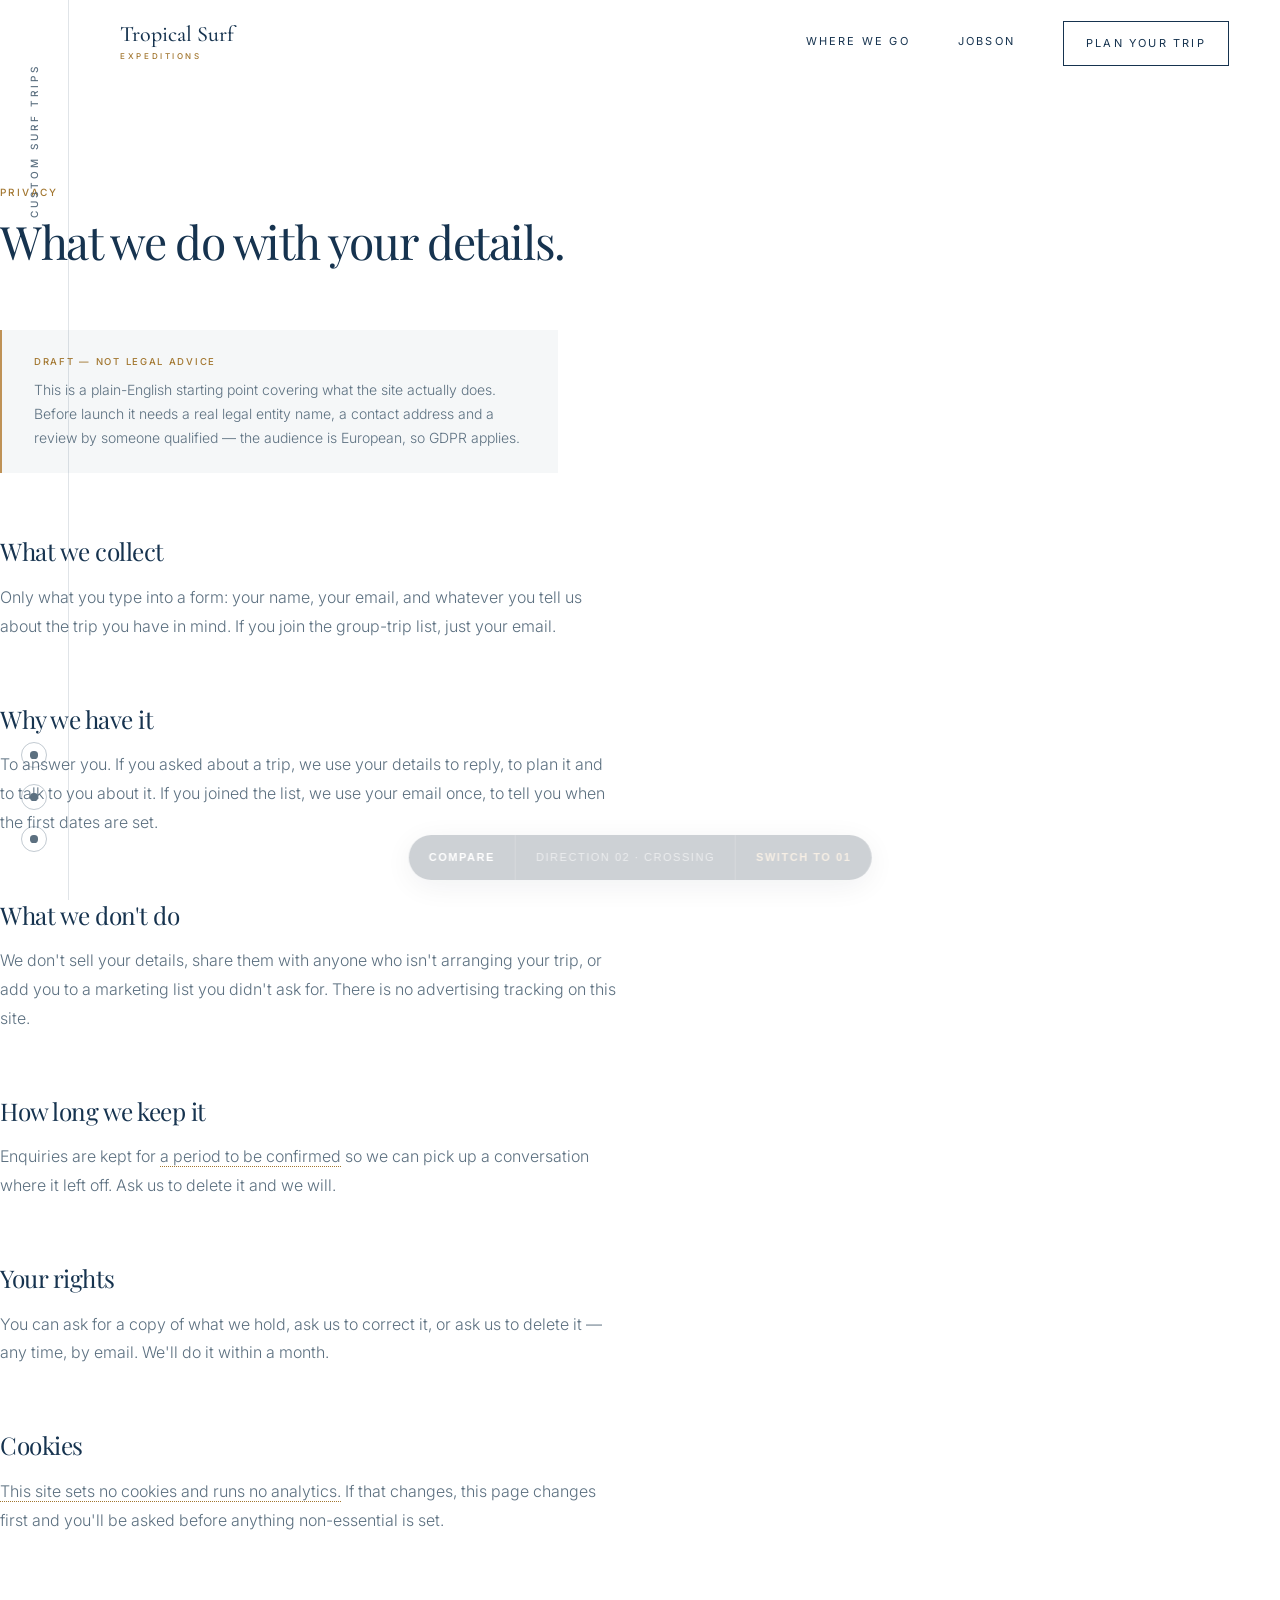
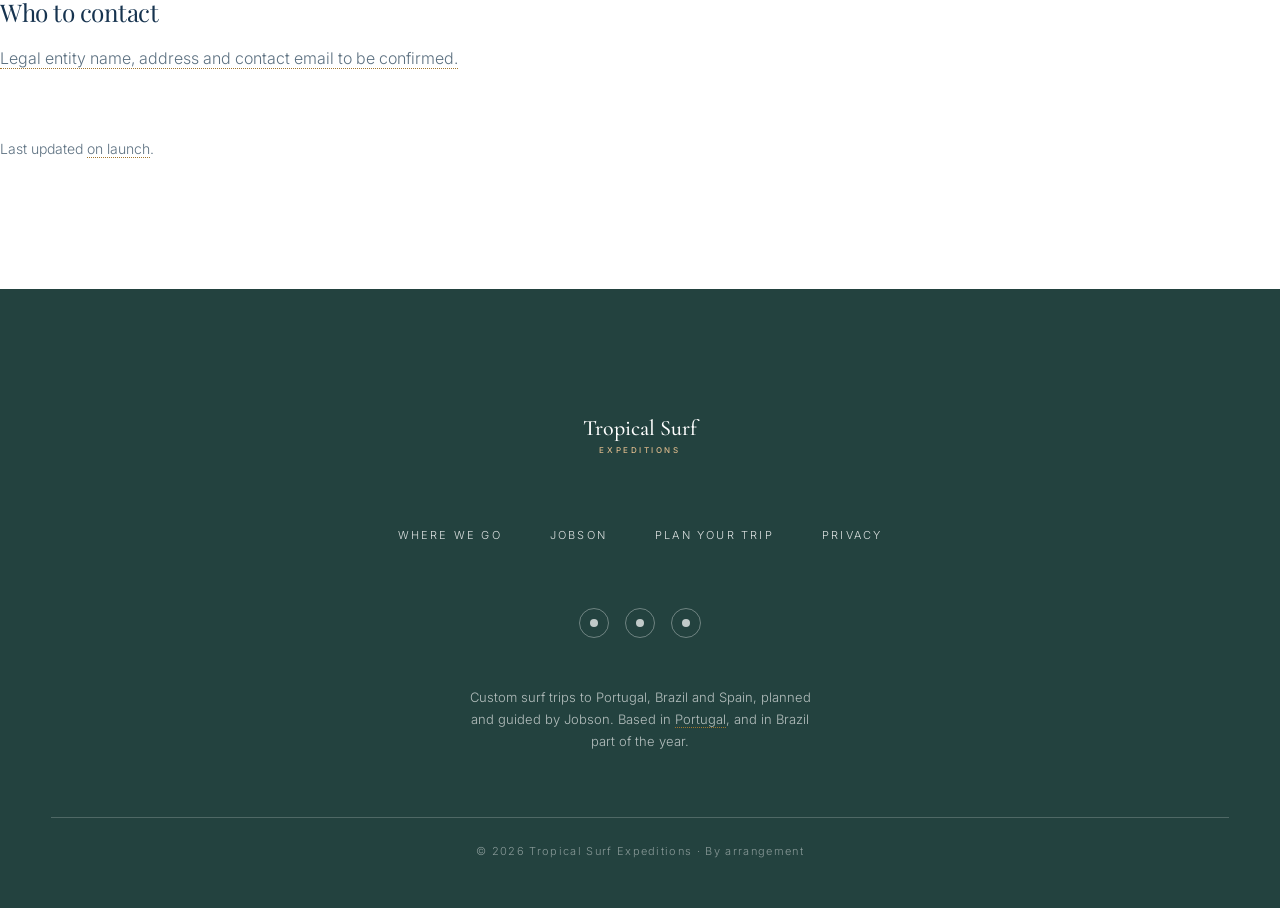
<file: direction-02/privacy.html>
<!DOCTYPE html>
<html lang="en">
<head>
<meta charset="utf-8">
<meta name="viewport" content="width=device-width, initial-scale=1">
<title>Privacy — Tropical Surf Expeditions</title>
<meta name="description" content="What we do with the information you send us, and what we don't.">
<meta name="robots" content="noindex">
<link rel="preconnect" href="https://fonts.googleapis.com">
<link rel="preconnect" href="https://fonts.gstatic.com" crossorigin>
<link href="https://fonts.googleapis.com/css2?family=Playfair+Display:ital,wght@0,400;0,500;1,400;1,500&family=Inter:wght@300;400;500&family=Cormorant+Garamond:wght@500&display=swap" rel="stylesheet">
<link rel="stylesheet" href="css/style.css">
<style>
  .legal{padding:calc(var(--nav-h) + var(--s9)) 0 var(--s10)}
  .legal .body{max-width:62ch}
  .legal h2{margin:var(--s8) 0 var(--s4)}
  .draft{border-left:2px solid var(--gold);background:var(--mist);padding:var(--s5) var(--s6);
    margin-bottom:var(--s8);font-size:14px;line-height:1.7;color:var(--slate);max-width:62ch}
  .draft b{display:block;font-family:var(--sans);font-size:9.5px;font-weight:500;letter-spacing:.18em;
    text-transform:uppercase;color:var(--gold-dp);margin-bottom:8px}
</style>
<meta name="robots" content="noindex, nofollow">
<link rel="stylesheet" href="../review.css">
</head>
<body>
<a class="skip" href="#main">Skip to content</a>


<aside class="rail" aria-hidden="true">
  <span class="lbl">Custom surf trips</span>
  <span class="soc">
    <a href="#" aria-label="Instagram" class="tbc" title="Awaiting confirmation from Jobson"></a>
    <a href="#" aria-label="WhatsApp" class="tbc" title="Awaiting confirmation from Jobson"></a>
    <a href="mailto:hello@example.com" aria-label="Email" class="tbc" title="Awaiting confirmation from Jobson"></a>
  </span>
</aside>

<header class="nav solid">
  <a class="lockup" href="index.html" aria-label="Tropical Surf Expeditions — home">
    <span class="wm">Tropical Surf</span><span class="sub">Expeditions</span>
  </a>
  <button class="nav-toggle" aria-label="Menu" aria-expanded="false"><span></span><span></span></button>
  <nav class="nav-links">
    <a href="where-we-go.html">Where We Go</a>
    <a href="jobson.html">Jobson</a>
    <a class="btn" href="plan-your-trip.html">Plan Your Trip</a>
  </nav>
</header>

<main id="main">
  <section class="legal bleed">
    <div class="hold">
      <p class="eyebrow">Privacy</p>
      <h1 class="h-lg">What we do with your details.</h1>

      <div class="draft" style="margin-top:var(--s8)">
        <b>Draft — not legal advice</b>
        This is a plain-English starting point covering what the site actually does. Before launch it needs a
        real legal entity name, a contact address and a review by someone qualified — the audience is European,
        so GDPR applies.
      </div>

      <h2 class="h-sm">What we collect</h2>
      <p class="body">Only what you type into a form: your name, your email, and whatever you tell us about the
        trip you have in mind. If you join the group-trip list, just your email.</p>

      <h2 class="h-sm">Why we have it</h2>
      <p class="body">To answer you. If you asked about a trip, we use your details to reply, to plan it and to
        talk to you about it. If you joined the list, we use your email once, to tell you when the first dates
        are set.</p>

      <h2 class="h-sm">What we don't do</h2>
      <p class="body">We don't sell your details, share them with anyone who isn't arranging your trip, or add
        you to a marketing list you didn't ask for. There is no advertising tracking on this site.</p>

      <h2 class="h-sm">How long we keep it</h2>
      <p class="body">Enquiries are kept for <span class="tbc" title="To confirm — 24 months is a common choice">a
        period to be confirmed</span> so we can pick up a conversation where it left off. Ask us to delete it and
        we will.</p>

      <h2 class="h-sm">Your rights</h2>
      <p class="body">You can ask for a copy of what we hold, ask us to correct it, or ask us to delete it — any
        time, by email. We'll do it within a month.</p>

      <h2 class="h-sm">Cookies</h2>
      <p class="body"><span class="tbc" title="True as built — update if analytics are added later">This site sets
        no cookies and runs no analytics.</span> If that changes, this page changes first and you'll be asked
        before anything non-essential is set.</p>

      <h2 class="h-sm">Who to contact</h2>
      <p class="body"><span class="tbc" title="Awaiting confirmation from Jobson: legal entity name, address and contact email">Legal
        entity name, address and contact email to be confirmed.</span></p>

      <p class="body-sm" style="margin-top:var(--s8)">Last updated <span class="tbc" title="Set on launch">on launch</span>.</p>
    </div>
  </section>
</main>

<footer class="footer">
  <a class="lockup" href="index.html">
    <span class="wm">Tropical Surf</span><span class="sub">Expeditions</span>
  </a>
  <nav class="fnav">
    <a href="where-we-go.html">Where We Go</a>
    <a href="jobson.html">Jobson</a>
    <a href="plan-your-trip.html">Plan Your Trip</a>
    <a href="privacy.html">Privacy</a>
  </nav>
  <div class="soc">
    <a href="#" aria-label="Instagram" class="tbc" title="Awaiting confirmation from Jobson"></a>
    <a href="#" aria-label="WhatsApp" class="tbc" title="Awaiting confirmation from Jobson"></a>
    <a href="mailto:hello@example.com" aria-label="Email" class="tbc" title="Awaiting confirmation from Jobson"></a>
  </div>
  <p class="desc">Custom surf trips to Portugal, Brazil and Spain, planned and guided by Jobson. Based in
    <span class="tbc" title="Awaiting confirmation from Jobson">Portugal</span>, and in Brazil part of the year.</p>
  <p class="fine">© 2026 Tropical Surf Expeditions · By arrangement</p>
</footer>

<script src="js/site.js"></script>
<div class="reviewbar">
  <a class="rb-home" href="../index.html" title="Back to the menu">Compare</a>
  <span class="rb-now">Direction 02 · Crossing</span>
  <a class="rb-alt" href="../direction-01/privacy.html">Switch to 01</a>
</div>
<script src="../review.js"></script>
</body>
</html>
</file>
<file: direction-01/css/style.css>
/* ==========================================================================
   TROPICAL SURF EXPEDITIONS — DIRECTION 01 "SILENCE"
   Built to brand/visual-direction.html
   ========================================================================== */

:root{
  /* colour */
  --ink:#16334F; --ink-deep:#0E2033; --reef:#23423F;
  --gold:#BF9256; --gold-soft:#D8B78A;
  --seaglass:#93A8A4; --foam:#CFD6D9; --sand:#DCD5C4;
  --shell:#F2EDE4; --bone:#FBFAF7;
  --rule:rgba(22,51,79,.14); --rule-strong:rgba(22,51,79,.28);
  --rule-dark:rgba(251,250,247,.20);
  --body:rgba(22,51,79,.78);
  --muted:rgba(22,51,79,.58);

  /* type */
  --display:"Cormorant Garamond","Baskerville","Hoefler Text",Georgia,serif;
  --sans:"Inter",-apple-system,BlinkMacSystemFont,"Helvetica Neue",Arial,sans-serif;

  /* spacing — 8pt */
  --s1:4px; --s2:8px; --s3:12px; --s4:16px; --s5:24px; --s6:32px;
  --s7:48px; --s8:64px; --s9:96px; --s10:128px; --s11:160px; --s12:200px;

  /* layout */
  --frame:1440px; --content:1180px; --gutter:24px; --margin:80px;
  --nav-h:88px;

  /* motion */
  --ease-out:cubic-bezier(.16,1,.3,1);
  --ease-io:cubic-bezier(.65,0,.35,1);
  --ease-soft:cubic-bezier(.4,0,.2,1);
  --t-micro:180ms; --t-base:420ms; --t-slow:900ms; --t-cine:1600ms;
}

*,*::before,*::after{box-sizing:border-box}
html{-webkit-text-size-adjust:100%;scroll-behavior:smooth}
body{
  margin:0;background:var(--bone);color:var(--ink);
  font-family:var(--sans);font-weight:300;font-size:16px;line-height:1.7;
  -webkit-font-smoothing:antialiased;overflow-x:hidden;
}
h1,h2,h3,h4{margin:0;font-family:var(--display);font-weight:400;letter-spacing:-.015em}
p{margin:0 0 1.1em}
p:last-child{margin-bottom:0}
a{color:inherit;text-decoration:none}
img,video{display:block;max-width:100%}
button{font:inherit}
ul{margin:0;padding:0;list-style:none}
:focus-visible{outline:2px solid var(--gold);outline-offset:3px}

.skip{position:absolute;left:-9999px;top:0;background:var(--ink);color:var(--bone);
  padding:14px 22px;z-index:200;font-size:11px;letter-spacing:.18em;text-transform:uppercase}
.skip:focus{left:0}

/* ── layout ─────────────────────────────────────────────────────────── */
.wrap{max-width:var(--content);margin:0 auto;padding:0 var(--margin)}
.wrap-wide{max-width:var(--frame);margin:0 auto;padding:0 var(--margin)}
.sec{padding:var(--s11) 0}
.sec-sm{padding:var(--s9) 0}
.sec-shell{background:var(--shell)}
/* Two PLAIN sections in a row would otherwise stack 160px + 160px, so the
   second drops its top padding and the first one's bottom padding becomes the
   gap. Both halves of the selector matter:
   - the previous section must be plain too — after a tinted band its bottom
     padding is tinted, so collapsing here would start the next section's copy
     hard against the edge of the tint;
   - the section itself must draw nothing at its own top edge — a tint or a
     hairline needs its full padding or the content sits flush against it. */
.sec:not(.sec-shell) + .sec:not(.sec-shell):not(.rule-top){padding-top:0}
.rule-top{border-top:1px solid var(--rule)}

/* ── type ───────────────────────────────────────────────────────────── */
.eyebrow{font-family:var(--sans);font-size:10px;font-weight:500;letter-spacing:.22em;
  text-transform:uppercase;color:var(--gold);margin:0 0 var(--s4)}
.eyebrow-dark{color:var(--gold-soft)}
.h-xl{font-size:clamp(40px,5.3vw,76px);line-height:1.04;font-weight:300;letter-spacing:-.025em}
.h-lg{font-size:clamp(34px,4.4vw,58px);line-height:1.06;font-weight:300;letter-spacing:-.022em}
.h-md{font-size:clamp(27px,3vw,38px);line-height:1.12;letter-spacing:-.018em}
.h-sm{font-size:clamp(22px,2.2vw,27px);line-height:1.24}
.h-xl em,.h-lg em,.h-md em{font-style:italic}
.lede{font-size:clamp(18px,1.5vw,21px);line-height:1.62;font-family:var(--display);
  color:var(--body);max-width:34ch}
.body{font-size:16px;line-height:1.78;color:var(--body);max-width:58ch}
.body-sm{font-size:14px;line-height:1.72;color:var(--muted);max-width:62ch}
.on-dark{color:var(--bone)}
.on-dark .body,.on-dark .body-sm{color:rgba(251,250,247,.8)}

/* ── actions ────────────────────────────────────────────────────────── */
.btn{display:inline-flex;align-items:center;justify-content:center;
  font-family:var(--sans);font-size:11px;font-weight:500;letter-spacing:.18em;
  text-transform:uppercase;padding:17px 30px;border:1px solid var(--ink);color:var(--ink);
  background:transparent;cursor:pointer;
  transition:background var(--t-base) var(--ease-soft),color var(--t-base) var(--ease-soft),
             border-color var(--t-base) var(--ease-soft)}
.btn:hover{background:var(--ink);color:var(--bone)}
.btn-solid{background:var(--ink);color:var(--bone)}
.btn-solid:hover{background:var(--ink-deep);border-color:var(--ink-deep)}
.btn-light{border-color:rgba(251,250,247,.5);color:var(--bone)}
.btn-light:hover{background:var(--bone);color:var(--ink);border-color:var(--bone)}

.tlink{display:inline-flex;flex-direction:column;gap:8px;
  font-family:var(--sans);font-size:11px;font-weight:500;letter-spacing:.2em;
  text-transform:uppercase;color:var(--ink)}
.tlink i{display:block;height:1px;background:var(--gold);width:100%;transform-origin:left;
  transition:transform var(--t-base) var(--ease-out)}
.tlink:hover i{transform:scaleX(.5)}
.tlink-light{color:var(--bone)}
.tlink-light i{background:var(--gold-soft)}

/* ── nav ────────────────────────────────────────────────────────────── */
.nav{position:fixed;top:0;left:0;right:0;height:var(--nav-h);z-index:100;
  display:flex;align-items:center;
  transition:background var(--t-base) var(--ease-soft),border-color var(--t-base) var(--ease-soft);
  border-bottom:1px solid transparent}
.nav .wrap-wide{display:flex;align-items:center;justify-content:space-between;width:100%}
.nav.solid{background:var(--bone);border-bottom-color:var(--rule)}
.lockup{display:flex;align-items:center;gap:12px}
.lockup .palm{width:24px;flex:none;color:var(--gold)}
.lockup .wm{font-family:var(--display);font-weight:500;font-size:21px;line-height:1;
  letter-spacing:.005em;white-space:nowrap}
.lockup .sub{display:block;font-family:var(--sans);font-weight:500;font-size:8px;
  letter-spacing:.32em;text-transform:uppercase;color:var(--gold);margin-top:4px}
.nav:not(.solid) .lockup{color:var(--bone)}
.nav:not(.solid) .lockup .palm{color:var(--gold-soft)}
.nav:not(.solid) .lockup .sub{color:var(--gold-soft)}

.nav-links{display:flex;align-items:center;gap:var(--s7)}
.nav-links a{position:relative;font-family:var(--sans);font-size:11px;font-weight:400;
  letter-spacing:.16em;text-transform:uppercase;padding-bottom:4px}
.nav-links a:not(.btn)::after{content:"";position:absolute;left:0;right:100%;bottom:0;height:1px;
  background:var(--gold);transition:right var(--t-base) var(--ease-out)}
.nav-links a:not(.btn):hover::after,.nav-links a[aria-current="page"]::after{right:0}
.nav:not(.solid) .nav-links a{color:var(--bone)}
.nav-links .btn{padding:12px 22px}

.nav-toggle{display:none;width:44px;height:44px;border:0;background:transparent;cursor:pointer;
  padding:0;position:relative;margin-right:-10px}
.nav-toggle span{position:absolute;left:11px;width:22px;height:1px;background:var(--ink);
  transition:transform var(--t-base) var(--ease-out),opacity var(--t-micro)}
.nav-toggle span:nth-child(1){top:17px}
.nav-toggle span:nth-child(2){top:26px}
.nav:not(.solid) .nav-toggle span{background:var(--bone)}
body.menu-open .nav-toggle span{background:var(--ink)}
body.menu-open .nav-toggle span:nth-child(1){transform:translateY(4.5px) rotate(45deg)}
body.menu-open .nav-toggle span:nth-child(2){transform:translateY(-4.5px) rotate(-45deg)}

/* ── hero ───────────────────────────────────────────────────────────── */
.hero{position:relative;height:100svh;min-height:600px;overflow:hidden;background:var(--ink-deep)}
.hero-inner{height:70svh;min-height:440px}
.hero .film{position:absolute;inset:0}
.hero .film video,.hero .film img{width:100%;height:100%;object-fit:cover}
.hero .scrim{position:absolute;inset:0;z-index:1;background:
  linear-gradient(90deg,rgba(14,32,51,.60) 0%,rgba(14,32,51,.24) 44%,rgba(14,32,51,0) 74%),
  linear-gradient(180deg,rgba(14,32,51,.52) 0%,rgba(14,32,51,.08) 34%,rgba(14,32,51,.78) 100%)}
.hero .stage{position:absolute;left:0;right:0;bottom:clamp(72px,10vh,132px);z-index:3}
.hero-inner .stage{bottom:clamp(48px,6vh,72px)}
.hero .stage .wrap-wide{max-width:var(--frame)}
.hero h1{color:var(--bone);max-width:24ch}
.hero .gold-rule{width:78px;height:1px;background:var(--gold-soft);margin:var(--s6) 0 var(--s5)}
.hero .body{color:rgba(251,250,247,.86);max-width:44ch;margin-bottom:var(--s6)}
.scroll-cue{position:absolute;left:50%;bottom:var(--s6);transform:translateX(-50%);z-index:3;
  display:flex;flex-direction:column;align-items:center;gap:10px}
.scroll-cue i{display:block;width:1px;height:46px;
  background:linear-gradient(180deg,rgba(251,250,247,0),rgba(251,250,247,.7))}
.scroll-cue span{font-size:9px;letter-spacing:.28em;text-transform:uppercase;
  color:rgba(251,250,247,.62)}

/* ── statement ──────────────────────────────────────────────────────── */
.statement{display:grid;grid-template-columns:5fr 7fr;gap:var(--s9);align-items:start}
.statement .body{max-width:52ch}

/* ── steps ──────────────────────────────────────────────────────────── */
.steps{display:grid;grid-template-columns:repeat(3,1fr);gap:var(--s8);margin-top:var(--s8)}
.step .num{font-family:var(--display);font-size:32px;color:var(--gold);line-height:1}
.step h3{margin:var(--s4) 0 var(--s3)}
.step .hr{width:38px;height:1px;background:var(--gold);margin:var(--s4) 0}
.step p{font-size:15px;line-height:1.75;color:var(--body);margin:0}

/* ── destinations ───────────────────────────────────────────────────── */
.dests{display:grid;grid-template-columns:repeat(3,1fr);gap:var(--s6);margin-top:var(--s8)}
.dest{display:block}
.dest .im{aspect-ratio:3/4;overflow:hidden;background:var(--reef);margin-bottom:var(--s5)}
.dest .im video,.dest .im img{width:100%;height:100%;object-fit:cover;
  transition:transform var(--t-cine) var(--ease-out)}
.dest:hover .im video,.dest:hover .im img{transform:scale(1.045)}
.dest h3{margin-bottom:var(--s2)}
.dest .when{font-family:var(--sans);font-size:10px;font-weight:500;letter-spacing:.18em;
  text-transform:uppercase;color:var(--gold);margin-bottom:var(--s3)}
.dest p{font-size:14.5px;line-height:1.75;color:var(--body);margin:0}

/* ── split (film + copy) ────────────────────────────────────────────── */
.split{display:grid;grid-template-columns:1fr 1fr;gap:var(--s9);align-items:center}
.split.rev .col-film{order:2}
.split .col-film{overflow:hidden;background:var(--reef)}
.split .col-film video,.split .col-film img{width:100%;height:100%;object-fit:cover}
.split .col-film.portrait{aspect-ratio:4/5}
.split .col-film.land{aspect-ratio:4/3}

/* ── fact / included lists ──────────────────────────────────────────── */
.facts{margin-top:var(--s6);max-width:60ch}
.facts li{display:grid;grid-template-columns:150px minmax(0,1fr);gap:var(--s5);
  padding:var(--s4) 0;border-bottom:1px solid var(--rule);font-size:15px}
.facts li:first-child{border-top:1px solid var(--rule)}
.facts .k{font-family:var(--sans);font-size:10px;font-weight:500;letter-spacing:.16em;
  text-transform:uppercase;color:var(--muted);padding-top:5px}
.facts .v{color:var(--ink)}
.ticks{margin-top:var(--s5);max-width:56ch}
.ticks li{position:relative;padding:11px 0 11px 28px;border-bottom:1px solid var(--rule);
  font-size:15.5px;color:var(--body)}
.ticks li::before{content:"";position:absolute;left:0;top:22px;width:12px;height:1px;
  background:var(--gold)}

/* ── join band ──────────────────────────────────────────────────────── */
.join{background:var(--shell);padding:var(--s10) 0}
.join .inner{max-width:620px}
.join-form{display:flex;gap:var(--s5);align-items:flex-end;margin-top:var(--s7);flex-wrap:wrap}
.field{position:relative;flex:1;min-width:220px}
.field label{display:block;font-family:var(--sans);font-size:9.5px;font-weight:500;
  letter-spacing:.2em;text-transform:uppercase;color:var(--muted);margin-bottom:var(--s3)}
.field input,.field select,.field textarea{width:100%;border:0;border-bottom:1px solid var(--rule-strong);
  background:transparent;font-family:var(--display);font-size:20px;color:var(--ink);
  padding:0 0 var(--s3);outline:none;border-radius:0;-webkit-appearance:none;appearance:none}
.field textarea{font-size:18px;line-height:1.6;resize:vertical;min-height:82px}
.field select{cursor:pointer;background-image:
  linear-gradient(45deg,transparent 50%,var(--gold) 50%),
  linear-gradient(135deg,var(--gold) 50%,transparent 50%);
  background-position:calc(100% - 11px) calc(50% - 3px),calc(100% - 6px) calc(50% - 3px);
  background-size:5px 5px,5px 5px;background-repeat:no-repeat;padding-right:26px}
.field input::placeholder,.field textarea::placeholder{color:rgba(22,51,79,.3)}
.field input:focus,.field select:focus,.field textarea:focus{border-bottom-color:var(--gold)}

/* ── enquiry form ───────────────────────────────────────────────────── */
.form-grid{display:grid;grid-template-columns:1fr 1fr;gap:var(--s7) var(--s7);margin-top:var(--s8)}
.form-grid .full{grid-column:1 / -1}
.consent{display:flex;gap:var(--s4);align-items:flex-start;font-size:14px;color:var(--body);
  line-height:1.6;cursor:pointer}
.consent input{flex:none;width:17px;height:17px;margin:3px 0 0;accent-color:var(--ink)}
.form-note{font-size:13px;color:var(--muted);margin-top:var(--s5)}
.form-note a{border-bottom:1px solid var(--gold)}
.form-err{display:none;font-size:13px;color:#9A3E24;margin-top:var(--s4)}
.form-err.show{display:block}
.thanks{display:none}
.thanks.show{display:block}
form.sent{display:none}

/* ── closing band ──────────────────────────────────────────────────── */
.closing{position:relative;min-height:66vh;display:flex;align-items:center;
  overflow:hidden;background:var(--ink-deep)}
.closing .film{position:absolute;inset:0}
.closing .film video,.closing .film img{width:100%;height:100%;object-fit:cover}
.closing .scrim{position:absolute;inset:0;z-index:1;
  background:linear-gradient(90deg,rgba(14,32,51,.72) 0%,rgba(14,32,51,.34) 46%,rgba(14,32,51,.12) 100%)}
.closing .wrap-wide{position:relative;z-index:3;width:100%;padding-top:var(--s10);
  padding-bottom:var(--s10)}

/* ── footer ─────────────────────────────────────────────────────────── */
.footer{background:var(--reef);color:var(--bone);padding:var(--s10) 0 var(--s7)}
.footer a{color:inherit}
.footer .top{display:grid;grid-template-columns:1fr 1fr 1fr;gap:var(--s8)}
.footer .lockup{color:var(--bone)}
.footer .lockup .palm,.footer .lockup .sub{color:var(--gold-soft)}
.footer h4{font-family:var(--sans);font-size:9.5px;font-weight:500;letter-spacing:.2em;
  text-transform:uppercase;color:var(--gold-soft);margin-bottom:var(--s5)}
.footer li{margin-bottom:var(--s3);font-size:14px}
.footer li a{opacity:.84;transition:opacity var(--t-micro)}
.footer li a:hover{opacity:1}
.footer .desc{font-size:13px;color:rgba(251,250,247,.62);margin-top:var(--s5);max-width:30ch}
.footer .base{margin-top:var(--s10);padding-top:var(--s5);border-top:1px solid var(--rule-dark);
  display:flex;justify-content:space-between;gap:var(--s5);flex-wrap:wrap;
  font-size:11px;letter-spacing:.1em;color:rgba(251,250,247,.5)}

/* ── placeholder marker: facts awaiting Jobson's confirmation ───────── */
.tbc{border-bottom:1px dotted var(--gold);cursor:help}

/* ── reveal ─────────────────────────────────────────────────────────── */
.rv{opacity:0;transform:translateY(24px);
  transition:opacity var(--t-slow) var(--ease-out),transform var(--t-slow) var(--ease-out)}
.rv.in{opacity:1;transform:none}

/* ── responsive ─────────────────────────────────────────────────────── */
@media (max-width:1100px){
  :root{--margin:56px;--s11:128px}
  .statement{gap:var(--s7)}
  .footer .top{grid-template-columns:1fr 1fr}
}
@media (max-width:860px){
  :root{--margin:24px;--s11:96px;--s10:96px;--s9:64px;--nav-h:72px}
  body{font-size:15px}
  .nav-toggle{display:block}
  .nav-links{position:fixed;inset:0;background:var(--bone);flex-direction:column;
    justify-content:center;align-items:flex-start;gap:var(--s6);padding:0 var(--margin);
    transform:translateY(-100%);transition:transform var(--t-base) var(--ease-io);z-index:99}
  body.menu-open .nav-links{transform:none}
  .nav:not(.solid) .nav-links a{color:var(--ink)}
  .nav-links a{font-size:15px;letter-spacing:.12em}
  .nav-links a:not(.btn)::after{display:none}
  .nav-links .btn{padding:15px 26px;font-size:11px}
  .statement,.steps,.dests,.split,.form-grid{grid-template-columns:1fr;gap:var(--s7)}
  .split.rev .col-film{order:0}
  .hero{height:92svh}
  .hero-inner{height:56svh}
  .facts li{grid-template-columns:1fr;gap:var(--s2)}
  .facts .k{padding-top:0}
  .footer .top{grid-template-columns:1fr;gap:var(--s7)}
  .join-form{flex-direction:column;align-items:stretch}
  .join-form .btn{width:100%}
}

@media (prefers-reduced-motion:reduce){
  html{scroll-behavior:auto}
  *,*::before,*::after{animation-duration:.01ms !important;transition-duration:.01ms !important}
  .rv{opacity:1;transform:none}
}
</file>
<file: review.css>
/* Review furniture. Deliberately not part of either design — it sits on top
   so Jobson can move between the two directions without going back to the menu.
   Delete review.css / review.js and the two <script>+<div> lines to ship. */

.reviewbar{
  position:fixed;left:50%;bottom:20px;transform:translateX(-50%);
  z-index:9999;display:flex;align-items:stretch;
  background:rgba(14,32,51,.93);
  -webkit-backdrop-filter:blur(10px);backdrop-filter:blur(10px);
  border-radius:999px;box-shadow:0 6px 30px rgba(14,32,51,.28);
  font-family:-apple-system,BlinkMacSystemFont,"Helvetica Neue",Arial,sans-serif;
  font-size:11px;letter-spacing:.14em;text-transform:uppercase;
  max-width:calc(100vw - 32px);
  transition:opacity .3s ease, transform .3s ease;
}
.reviewbar.tucked{opacity:.22}
.reviewbar:hover{opacity:1}
.reviewbar a,.reviewbar span{
  display:flex;align-items:center;padding:13px 20px;color:#FFFFFF;
  text-decoration:none;white-space:nowrap;
}
.reviewbar .rb-now{color:rgba(255,255,255,.62);border-left:1px solid rgba(255,255,255,.18);
  border-right:1px solid rgba(255,255,255,.18)}
.reviewbar .rb-home{font-weight:600}
.reviewbar .rb-alt{color:#D8B78A;font-weight:600}
.reviewbar a:hover{background:rgba(255,255,255,.09)}
.reviewbar .rb-home:hover{border-radius:999px 0 0 999px}
.reviewbar .rb-alt:hover{border-radius:0 999px 999px 0}

@media (max-width:700px){
  .reviewbar{font-size:9.5px;bottom:12px}
  .reviewbar a,.reviewbar span{padding:11px 13px}
  .reviewbar .rb-now{display:none}
}
@media print{ .reviewbar{display:none} }
</file>
<file: direction-02/css/style.css>
/* ==========================================================================
   TROPICAL SURF EXPEDITIONS — DIRECTION 02 "CROSSING"
   Built to brand/visual-direction-02.html
   Signature device: the hero headline begins on paper and runs onto the film.
   ========================================================================== */

:root{
  /* colour — white-led. Every warm tint from Direction 01 is retired. */
  --paper:#FFFFFF; --mist:#F5F7F8; --foam:#DCE4E6;
  --ink:#16334F; --ink-deep:#0E2033; --reef:#23423F;
  --slate:#5C7080;
  --gold:#BF9256;      /* rules, shapes, numerals — never words on paper */
  --gold-dp:#A2762F;   /* gold that carries words. 4.06:1 on paper */
  --gold-lt:#D8B78A;   /* the accent on the Reef footer */
  --rule:rgba(22,51,79,.13); --rule-strong:rgba(22,51,79,.26);
  --rule-dark:rgba(255,255,255,.2);

  /* type */
  --display:"Playfair Display","Times New Roman",Georgia,serif;
  --sans:"Inter",-apple-system,BlinkMacSystemFont,"Helvetica Neue",Arial,sans-serif;
  --logo:"Cormorant Garamond","Baskerville",Georgia,serif;

  /* spacing — same 8pt scale as Direction 01 */
  --s1:4px; --s2:8px; --s3:12px; --s4:16px; --s5:24px; --s6:32px;
  --s7:48px; --s8:64px; --s9:96px; --s10:128px; --s11:160px; --s12:200px;

  /* layout — the rail changes the geometry */
  --rail-w:clamp(64px,5.4vw,96px);
  --pad-l:calc(var(--rail-w) + 4%);   /* content left edge — 9.4% total */
  --pad-r:4%;                          /* deliberately narrower than the left */
  --frame:1680px;
  --nav-h:88px;

  /* motion */
  --ease-out:cubic-bezier(.16,1,.3,1);
  --ease-io:cubic-bezier(.65,0,.35,1);
  --ease-soft:cubic-bezier(.4,0,.2,1);
  --t-micro:180ms; --t-base:420ms; --t-slow:900ms; --t-cine:1600ms;
}

*,*::before,*::after{box-sizing:border-box}
html{-webkit-text-size-adjust:100%;scroll-behavior:smooth}
body{margin:0;background:var(--paper);color:var(--ink);
  font-family:var(--sans);font-weight:300;font-size:16px;line-height:1.7;
  -webkit-font-smoothing:antialiased;overflow-x:hidden}
h1,h2,h3,h4{margin:0;font-family:var(--display);font-weight:400;letter-spacing:-.025em}
p{margin:0 0 1.1em} p:last-child{margin-bottom:0}
a{color:inherit;text-decoration:none}
img,video{display:block;max-width:100%}
button{font:inherit}
ul{margin:0;padding:0;list-style:none}
:focus-visible{outline:2px solid var(--gold-dp);outline-offset:3px}

.skip{position:absolute;left:-9999px;background:var(--ink);color:var(--paper);
  padding:14px 22px;z-index:200;font-size:11px;letter-spacing:.18em;text-transform:uppercase}
.skip:focus{left:0;top:0}

/* ── layout ─────────────────────────────────────────────────────────── */
.bleed{padding-left:var(--pad-l);padding-right:var(--pad-r)}
.hold{max-width:1180px}
/* padding-block only — a shorthand here would reset .bleed's side padding
   when the two classes are used together. */
.sec{padding-block:var(--s11)}
.sec-mist{background:var(--mist)}
.rule-top{border-top:1px solid var(--rule)}

/* ── the rail ───────────────────────────────────────────────────────── */
.rail{position:fixed;left:0;top:0;bottom:0;width:var(--rail-w);z-index:90;
  display:flex;flex-direction:column;align-items:center;justify-content:space-between;
  padding:var(--s8) 0 var(--s7);border-right:1px solid var(--rule);
  background:transparent;pointer-events:none;
  transition:opacity var(--t-base) var(--ease-soft)}
.rail.hide{opacity:0}
.rail .lbl{writing-mode:vertical-rl;transform:rotate(180deg);
  font-family:var(--sans);font-size:10px;font-weight:500;letter-spacing:.3em;
  text-transform:uppercase;color:var(--slate);white-space:nowrap}
.rail .soc{display:flex;flex-direction:column;gap:var(--s4);pointer-events:auto}
.rail .soc a{display:block;width:26px;height:26px;border:1px solid var(--rule-strong);
  border-radius:50%;position:relative;transition:border-color var(--t-micro)}
.rail .soc a::after{content:"";position:absolute;inset:35%;background:var(--slate);border-radius:50%;
  transition:background var(--t-micro)}
.rail .soc a:hover{border-color:var(--gold)}
.rail .soc a:hover::after{background:var(--gold-dp)}

/* ── nav ────────────────────────────────────────────────────────────── */
.nav{position:fixed;top:0;left:0;right:0;height:var(--nav-h);z-index:100;
  display:flex;align-items:center;justify-content:space-between;
  padding-left:var(--pad-l);padding-right:var(--pad-r);
  border-bottom:1px solid transparent;
  transition:background var(--t-base) var(--ease-soft),border-color var(--t-base) var(--ease-soft)}
.nav.solid{background:rgba(255,255,255,.94);backdrop-filter:blur(8px);border-bottom-color:var(--rule)}
.lockup{display:block}
.lockup .wm{font-family:var(--logo);font-weight:500;font-size:22px;line-height:1;display:block;
  white-space:nowrap}
.lockup .sub{display:block;font-family:var(--sans);font-weight:500;font-size:8px;
  letter-spacing:.32em;text-transform:uppercase;color:var(--gold-dp);margin-top:5px}
.nav-links{display:flex;align-items:center;gap:var(--s7)}
.nav-links a{position:relative;font-family:var(--sans);font-size:11px;font-weight:400;
  letter-spacing:.2em;text-transform:uppercase;padding-bottom:4px}
.nav-links a:not(.btn)::after{content:"";position:absolute;left:0;right:100%;bottom:0;height:1px;
  background:var(--gold);transition:right var(--t-base) var(--ease-out)}
.nav-links a:not(.btn):hover::after,.nav-links a[aria-current="page"]::after{right:0}
.nav-links .btn{padding:12px 22px}

.nav-toggle{display:none;width:44px;height:44px;border:0;background:transparent;cursor:pointer;
  padding:0;position:relative}
.nav-toggle span{position:absolute;left:11px;width:22px;height:1px;background:var(--ink);
  transition:transform var(--t-base) var(--ease-out)}
.nav-toggle span:nth-child(1){top:17px}
.nav-toggle span:nth-child(2){top:26px}
body.menu-open .nav-toggle span:nth-child(1){transform:translateY(4.5px) rotate(45deg)}
body.menu-open .nav-toggle span:nth-child(2){transform:translateY(-4.5px) rotate(-45deg)}

/* ── type ───────────────────────────────────────────────────────────── */
.eyebrow{font-family:var(--sans);font-size:10px;font-weight:500;letter-spacing:.24em;
  text-transform:uppercase;color:var(--gold-dp);margin:0 0 var(--s4)}
/* The crossover box is only 41.6% of the viewport wide (9.4% → 51%), so the
   hero size is set by what fits inside it, not by taste. See the note in
   .hero-x h1 — lines are broken by hand to land inside the veil's safe zone. */
.h-xl{font-size:clamp(34px,4.3vw,62px);line-height:1.04;letter-spacing:-.035em}
.h-lg{font-size:clamp(31px,3.6vw,52px);line-height:1.06;letter-spacing:-.03em}
.h-md{font-size:clamp(26px,2.6vw,36px);line-height:1.12;letter-spacing:-.025em}
.h-sm{font-size:clamp(21px,1.9vw,26px);line-height:1.22;letter-spacing:-.02em}
.h-xl em,.h-lg em,.h-md em{font-style:italic}
.lede{font-size:clamp(18px,1.5vw,21px);line-height:1.7;color:var(--slate);max-width:44ch}
.body{font-size:16px;line-height:1.8;color:var(--slate);max-width:58ch}
.body strong{font-weight:400;color:var(--ink)}
.body-sm{font-size:14px;line-height:1.75;color:var(--slate);max-width:62ch}

/* ── actions ────────────────────────────────────────────────────────── */
.btn{display:inline-flex;align-items:center;justify-content:center;
  font-family:var(--sans);font-size:11px;font-weight:500;letter-spacing:.2em;
  text-transform:uppercase;padding:17px 30px;border:1px solid var(--ink);color:var(--ink);
  background:transparent;cursor:pointer;
  transition:background var(--t-base) var(--ease-soft),color var(--t-base) var(--ease-soft)}
.btn:hover{background:var(--ink);color:var(--paper)}
.btn-solid{background:var(--ink);color:var(--paper)}
.btn-solid:hover{background:var(--ink-deep)}
.tlink{display:inline-flex;flex-direction:column;gap:8px;font-family:var(--sans);font-size:11px;
  font-weight:500;letter-spacing:.22em;text-transform:uppercase;color:var(--ink)}
.tlink i{display:block;height:1px;background:var(--gold);width:100%;transform-origin:left;
  transition:transform var(--t-base) var(--ease-out)}
.tlink:hover i{transform:scaleX(.5)}

/* ══════════════════════════════════════════════════════════════════════
   THE CROSSOVER — hero only, once per page.
   Film begins at 24%. Copy runs 9.4% → 51%. Veil never below 55% beneath type.
   ═════════════════════════════════════════════════════════════════════ */
.hero-x{position:relative;padding-top:var(--nav-h)}
.hero-x .film{position:relative;margin-left:24%;height:clamp(420px,52vw,700px);
  overflow:hidden;background:var(--mist)}
.hero-x .film video,.hero-x .film img{width:100%;height:100%;object-fit:cover}
.hero-x .veil{position:absolute;inset:0;z-index:2;background:linear-gradient(90deg,
  #FFFFFF 0%, rgba(255,255,255,.92) 18%, rgba(255,255,255,.62) 38%, rgba(255,255,255,0) 66%)}
.hero-x .copy{position:absolute;left:var(--pad-l);right:49%;bottom:0;z-index:5;
  padding-bottom:var(--s7)}
.hero-x h1{margin:var(--s5) 0 var(--s5)}
.hero-x .body{max-width:30ch}
.hero-x .cta{margin-top:var(--s7)}

/* inner-page hero — paper, no crossing (the device is spent once per page) */
.hero-p{padding-block:calc(var(--nav-h) + var(--s10)) var(--s9)}

/* ── statement / two-column ─────────────────────────────────────────── */
.duo{display:grid;grid-template-columns:5fr 7fr;gap:var(--s9);align-items:start}
.duo-even{grid-template-columns:1fr 1fr}

/* ── steps ──────────────────────────────────────────────────────────── */
.steps{display:grid;grid-template-columns:repeat(3,1fr);gap:var(--s8);margin-top:var(--s8)}
.step .num{font-family:var(--display);font-size:30px;color:var(--gold);line-height:1}
.step h3{margin:var(--s4) 0 0}
.step .hr{width:36px;height:1px;background:var(--gold);margin:var(--s4) 0 var(--s5)}
.step p{font-size:15px;line-height:1.78;color:var(--slate);margin:0}

/* ── cards ──────────────────────────────────────────────────────────── */
.cards{display:grid;grid-template-columns:repeat(3,1fr);gap:var(--s6);margin-top:var(--s8)}
.card{background:var(--paper);display:block}
.card .im{aspect-ratio:3/4;overflow:hidden;background:var(--reef)}
.card .im video,.card .im img{width:100%;height:100%;object-fit:cover;
  transition:transform var(--t-cine) var(--ease-out)}
.card:hover .im video,.card:hover .im img{transform:scale(1.05)}
.card .b{padding:var(--s6)}
.card .w{font-family:var(--sans);font-size:9.5px;font-weight:500;letter-spacing:.2em;
  text-transform:uppercase;color:var(--gold-dp);margin-bottom:var(--s3)}
.card h3{margin-bottom:var(--s3)}
.card p{font-size:14.5px;line-height:1.75;color:var(--slate);margin:0}
.card .ft{margin-top:var(--s5);padding-top:var(--s4);border-top:1px solid var(--rule);
  font-family:var(--sans);font-size:10px;font-weight:500;letter-spacing:.2em;
  text-transform:uppercase;display:inline-block}
.card .ft span{border-bottom:1px solid var(--gold);padding-bottom:3px}

/* ── numbered rows ──────────────────────────────────────────────────── */
.numrow{display:grid;grid-template-columns:5fr 7fr;gap:var(--s9);align-items:center;
  padding-left:var(--pad-l)}
.numrow + .numrow{margin-top:var(--s11)}
.numrow.rev{grid-template-columns:7fr 5fr;padding-right:var(--pad-r)}
.numrow.rev .txt{order:2}.numrow.rev .fig{order:1}
.numrow .num{font-family:var(--display);font-size:clamp(30px,3.4vw,46px);color:var(--gold);line-height:1}
.numrow h2{margin-top:var(--s4)}
.numrow .hr{width:44px;height:1px;background:var(--gold);margin:var(--s5) 0}
.numrow .fig{overflow:hidden;background:var(--reef)}
.numrow .fig video,.numrow .fig img{width:100%;aspect-ratio:4/3;object-fit:cover}

/* ── split with overlapping white card (the crossover at a whisper) ─── */
.fig-card{position:relative}
.fig-card .im{aspect-ratio:4/5;overflow:hidden;background:var(--reef)}
.fig-card .im video,.fig-card .im img{width:100%;height:100%;object-fit:cover}
.fig-card .card-over{position:relative;z-index:3;margin:-64px var(--s7) 0;background:var(--paper);
  padding:var(--s7)}
.play{position:absolute;inset:0;z-index:4;display:flex;align-items:center;justify-content:center}
.play i{width:78px;height:78px;border:1px solid rgba(255,255,255,.92);border-radius:50%;
  background:rgba(14,32,51,.24);display:flex;align-items:center;justify-content:center;
  transition:background .32s var(--ease-soft)}
.play i::after{content:"";width:0;height:0;margin-left:5px;
  border-left:16px solid #FFFFFF;border-top:10px solid transparent;border-bottom:10px solid transparent}
.play:hover i{background:rgba(14,32,51,.42)}
.cap-s{font-family:var(--sans);font-size:10px;font-weight:500;letter-spacing:.2em;
  text-transform:uppercase;color:var(--slate);margin-top:var(--s4)}

/* ── quote ──────────────────────────────────────────────────────────── */
.quote{text-align:center;padding:var(--s11) var(--pad-r) var(--s11) var(--pad-l)}
.quote .qt{font-family:var(--display);font-size:clamp(24px,2.5vw,36px);line-height:1.42;
  font-style:italic;max-width:30ch;margin:0 auto;letter-spacing:-.02em}
.quote .src{font-family:var(--sans);font-size:10px;font-weight:500;letter-spacing:.26em;
  text-transform:uppercase;color:var(--gold-dp);margin-top:var(--s7)}
.quote .mid{width:64px;height:1px;background:var(--gold);margin:var(--s7) auto 0}

/* ── facts / ticks ──────────────────────────────────────────────────── */
.facts{max-width:60ch}
.facts li{display:grid;grid-template-columns:150px minmax(0,1fr);gap:var(--s5);
  padding:var(--s4) 0;border-bottom:1px solid var(--rule);font-size:15px;color:var(--slate)}
.facts li:first-child{border-top:1px solid var(--rule)}
.facts .k{font-family:var(--sans);font-size:10px;font-weight:500;letter-spacing:.18em;
  text-transform:uppercase;color:var(--slate);padding-top:5px}
.facts .v{color:var(--ink)}
.ticks{max-width:56ch}
.ticks li{position:relative;padding:11px 0 11px 28px;border-bottom:1px solid var(--rule);
  font-size:15.5px;color:var(--slate)}
.ticks li::before{content:"";position:absolute;left:0;top:22px;width:12px;height:1px;background:var(--gold)}

/* ── forms — floating label, kept from the reference ────────────────── */
.fgroup{position:relative;margin-bottom:var(--s7)}
.fgroup input,.fgroup textarea,.fgroup select{width:100%;border:0;
  border-bottom:1px solid var(--rule-strong);background:transparent;
  font-family:var(--display);font-size:21px;color:var(--ink);padding:var(--s5) 0 var(--s3);
  outline:none;border-radius:0;-webkit-appearance:none;appearance:none}
.fgroup textarea{font-size:19px;line-height:1.6;resize:vertical;min-height:88px}
.fgroup select{cursor:pointer;background-image:
  linear-gradient(45deg,transparent 50%,var(--gold) 50%),
  linear-gradient(135deg,var(--gold) 50%,transparent 50%);
  background-position:calc(100% - 11px) calc(50% + 4px),calc(100% - 6px) calc(50% + 4px);
  background-size:5px 5px,5px 5px;background-repeat:no-repeat;padding-right:26px}
.fgroup label{position:absolute;left:0;top:var(--s5);font-family:var(--sans);font-size:15px;
  color:var(--slate);pointer-events:none;
  transition:top .32s var(--ease-soft),font-size .32s var(--ease-soft),
             letter-spacing .32s var(--ease-soft),color .32s var(--ease-soft)}
.fgroup input:focus,.fgroup textarea:focus,.fgroup select:focus{border-bottom-color:var(--gold)}
.fgroup input:focus + label,.fgroup textarea:focus + label,
.fgroup input:not(:placeholder-shown) + label,
.fgroup textarea:not(:placeholder-shown) + label,
.fgroup.filled label{
  top:0;font-size:9.5px;font-weight:500;letter-spacing:.2em;text-transform:uppercase;
  color:var(--gold-dp)}
/* selects always have a value, so their label sits raised from the start */
.fgroup.sel label{top:0;font-size:9.5px;font-weight:500;letter-spacing:.2em;
  text-transform:uppercase;color:var(--gold-dp)}
.form-grid{display:grid;grid-template-columns:1fr 1fr;gap:0 var(--s7)}
.form-grid .full{grid-column:1 / -1}
.consent{display:flex;gap:var(--s4);align-items:flex-start;font-size:14px;color:var(--slate);
  line-height:1.6;cursor:pointer;margin-bottom:var(--s7)}
.consent input{flex:none;width:17px;height:17px;margin:3px 0 0;accent-color:var(--ink)}
.form-note{font-size:13px;color:var(--slate);margin-top:var(--s5)}
.form-note a{border-bottom:1px solid var(--gold)}
.form-err{display:none;font-size:13px;color:#9A3E24;margin-top:var(--s4)}
.form-err.show{display:block}
.thanks{display:none}.thanks.show{display:block}
form.sent{display:none}

/* ── join band ──────────────────────────────────────────────────────── */
.join{background:var(--mist);padding:var(--s11) var(--pad-r) var(--s11) var(--pad-l);text-align:center}
.join .mid{width:64px;height:1px;background:var(--gold);margin:0 auto var(--s7)}
.join .inner{max-width:520px;margin:0 auto}
.join .body{margin:var(--s5) auto var(--s8);text-align:center}
.join-row{display:flex;gap:var(--s5);align-items:flex-end;text-align:left}
.join-row .fgroup{flex:1;margin-bottom:0}

/* ── footer — rail stops here, so this centres on the true page width ─ */
.footer{background:var(--reef);color:var(--paper);text-align:center;
  padding:var(--s10) 4% var(--s7)}
.footer .lockup{display:inline-block}
.footer .lockup .sub{color:var(--gold-lt)}
.footer .fnav{display:flex;gap:var(--s7);justify-content:center;flex-wrap:wrap;margin:var(--s8) 0}
.footer .fnav a{font-family:var(--sans);font-size:11px;letter-spacing:.2em;text-transform:uppercase;
  opacity:.84;transition:opacity var(--t-micro)}
.footer .fnav a:hover{opacity:1}
.footer .soc{display:flex;gap:var(--s4);justify-content:center}
.footer .soc a{width:30px;height:30px;border:1px solid rgba(255,255,255,.34);border-radius:50%;
  position:relative;transition:border-color var(--t-micro)}
.footer .soc a::after{content:"";position:absolute;inset:35%;background:rgba(255,255,255,.72);
  border-radius:50%}
.footer .soc a:hover{border-color:var(--gold-lt)}
.footer .desc{font-size:13px;color:rgba(255,255,255,.66);margin-top:var(--s7);
  max-width:44ch;margin-left:auto;margin-right:auto}
.footer .fine{margin-top:var(--s8);padding-top:var(--s5);border-top:1px solid var(--rule-dark);
  font-size:11px;letter-spacing:.12em;color:rgba(255,255,255,.46)}

/* ── placeholder marker ─────────────────────────────────────────────── */
.tbc{border-bottom:1px dotted var(--gold-dp);cursor:help}

/* ── reveal ─────────────────────────────────────────────────────────── */
.rv{opacity:0;transform:translateY(32px);
  transition:opacity var(--t-slow) var(--ease-out),transform var(--t-slow) var(--ease-out)}
.rv.in{opacity:1;transform:none}

/* ── responsive ─────────────────────────────────────────────────────── */
@media (max-width:1100px){
  :root{--s11:128px}
  .duo{gap:var(--s7)}
  .numrow{gap:var(--s7)}
}

/* Below 900px the crossover is abandoned — a 27% overlap on a phone is not a
   device, just a legibility problem (visual-direction-02.html §02). */
@media (max-width:900px){
  :root{--rail-w:0px;--pad-l:24px;--pad-r:24px;--s11:96px;--s10:96px;--s9:64px;--nav-h:72px}
  body{font-size:15px}
  .rail{display:none}
  .nav-toggle{display:block}
  .nav-links{position:fixed;inset:0;background:var(--paper);flex-direction:column;
    justify-content:center;align-items:flex-start;gap:var(--s6);padding:0 24px;
    transform:translateY(-100%);transition:transform var(--t-base) var(--ease-io);z-index:99}
  body.menu-open .nav-links{transform:none}
  .nav-links a{font-size:15px;letter-spacing:.12em}
  .nav-links a:not(.btn)::after{display:none}

  .hero-x .film{margin-left:0;height:clamp(300px,58vw,420px)}
  .hero-x .veil{display:none}
  .hero-x .copy{position:static;padding:var(--s8) 24px var(--s5);right:auto}
  .hero-x .body{max-width:none}

  .duo,.duo-even,.steps,.cards,.numrow,.numrow.rev,.form-grid{grid-template-columns:1fr;gap:var(--s7)}
  .numrow{padding-left:24px;padding-right:24px}
  .numrow.rev .txt,.numrow.rev .fig{order:0}
  .fig-card .card-over{margin:-40px 24px 0;padding:var(--s6)}
  .facts li{grid-template-columns:1fr;gap:var(--s2)}
  .facts .k{padding-top:0}
  .join-row{flex-direction:column;align-items:stretch}
  .join-row .btn{width:100%}
  .footer .fnav{gap:var(--s5)}
}

@media (prefers-reduced-motion:reduce){
  html{scroll-behavior:auto}
  *,*::before,*::after{animation-duration:.01ms !important;transition-duration:.01ms !important}
  .rv{opacity:1;transform:none}
}
</file>
